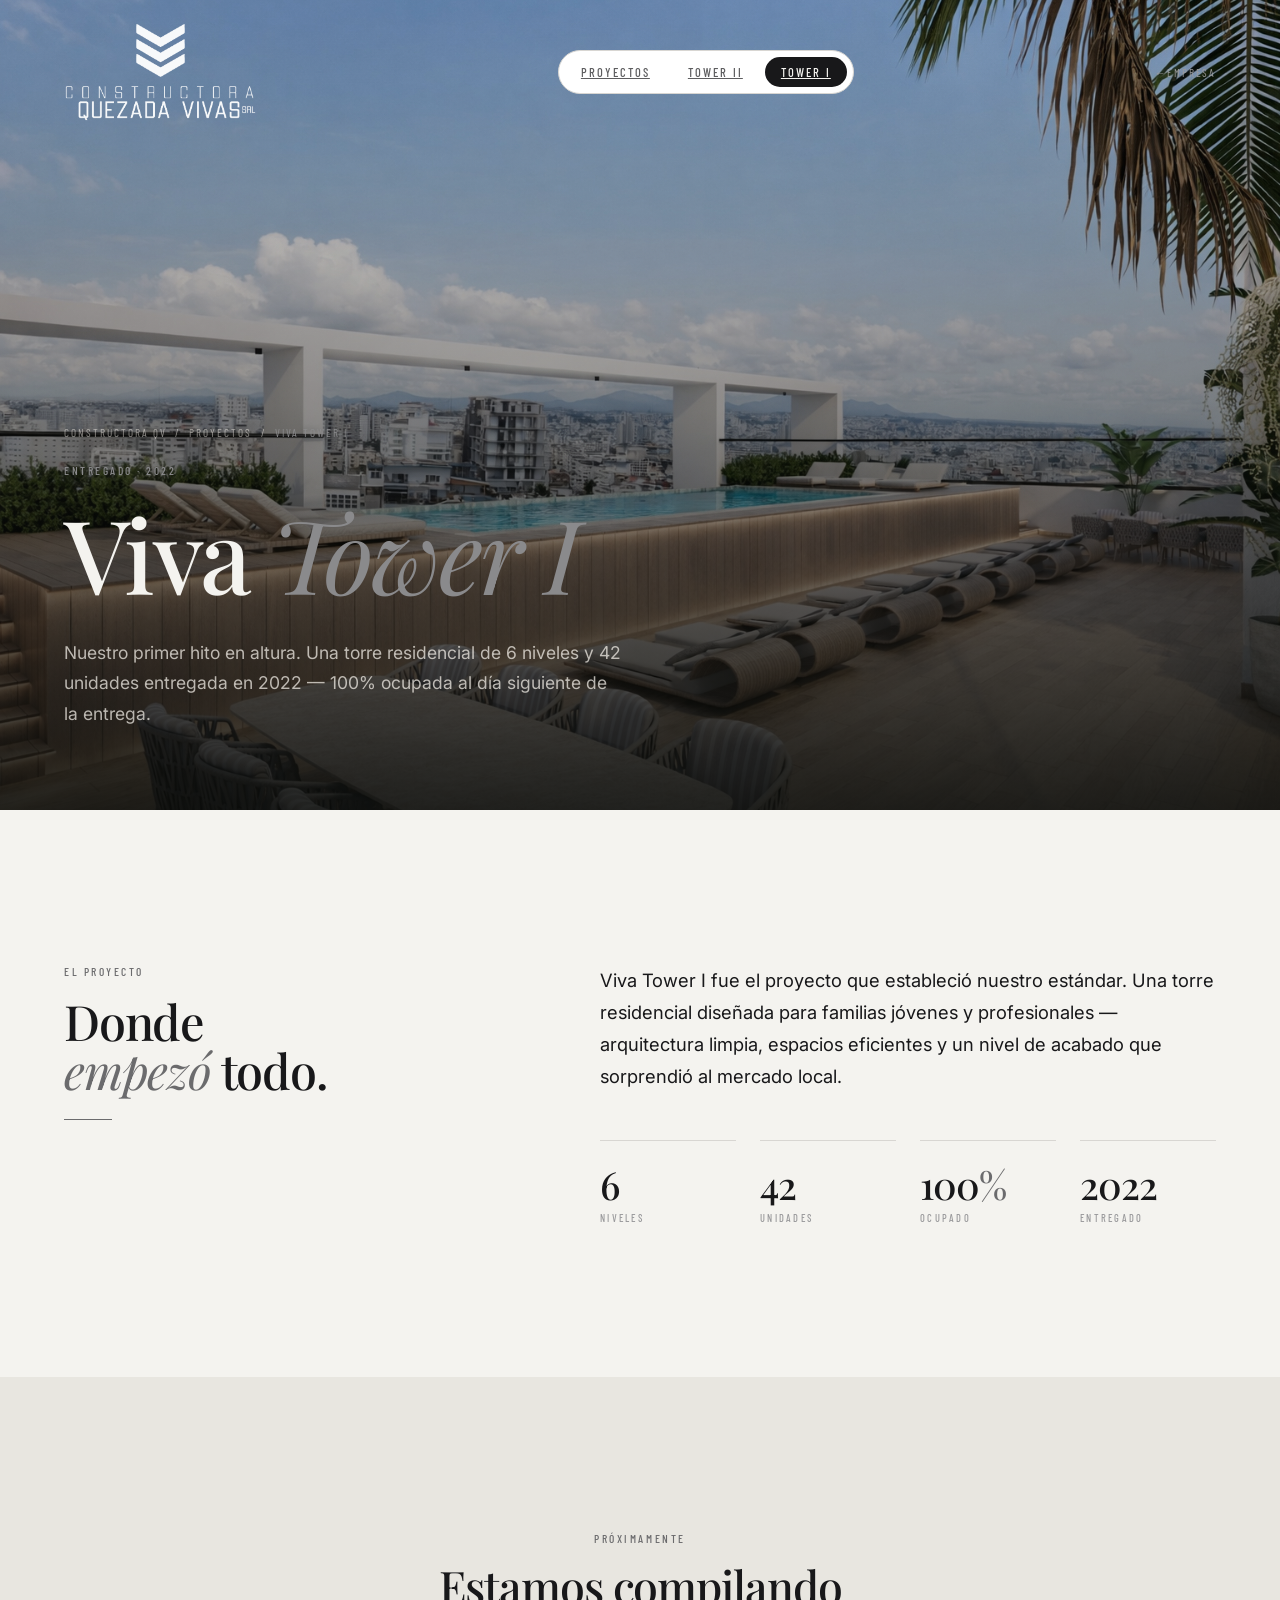
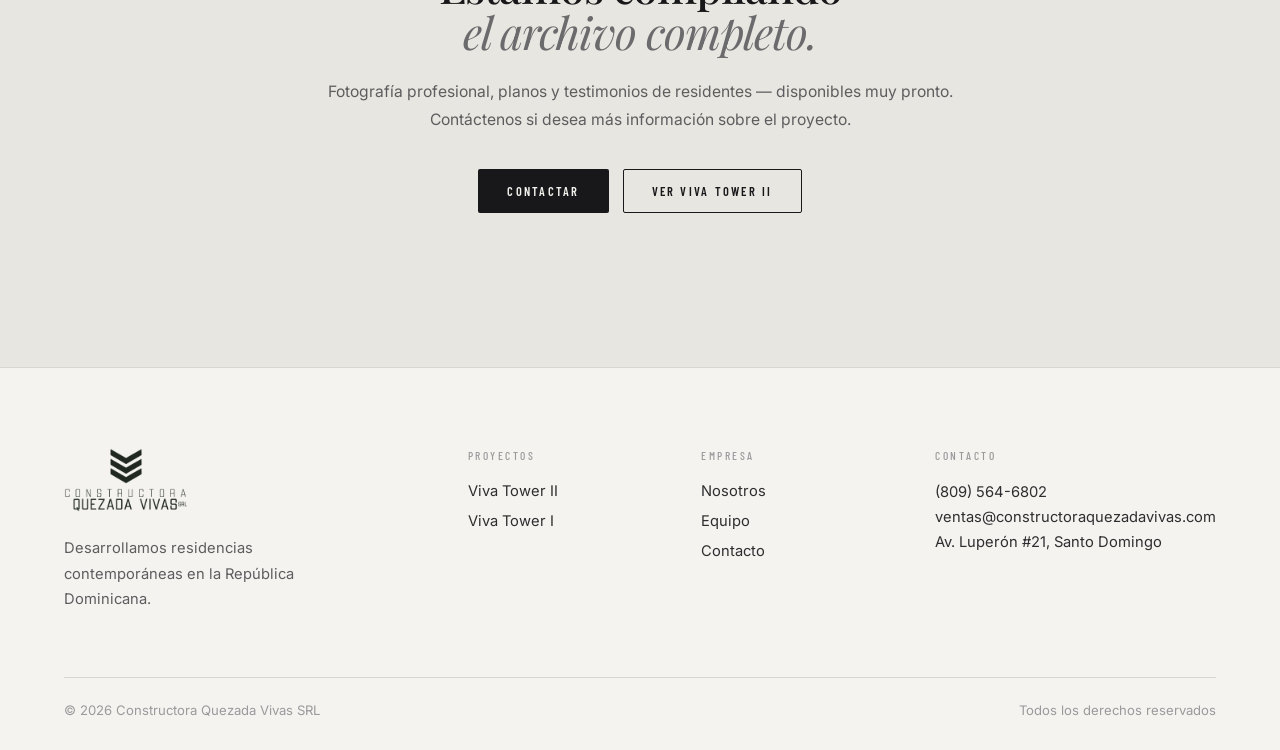
<file: VivasQuezada (1)/viva-tower-i.html>
<!DOCTYPE html>
<html lang="es" data-theme="light" data-palette="mono" data-hero="overlay" data-nav="pill" data-footer="editorial" data-teaser="editorial" data-anim="on">
<head>
  <meta charset="UTF-8">
  <meta name="viewport" content="width=device-width, initial-scale=1.0">
  <title>Viva Tower I — Constructora Quezada Vivas SRL</title>

  <link rel="icon" href="assets/favicon.ico" sizes="any">
  <link rel="icon" type="image/png" href="assets/favicon-32x32.png" sizes="32x32">
  <link rel="icon" type="image/png" href="assets/favicon-16x16.png" sizes="16x16">
  <link rel="apple-touch-icon" href="assets/apple-touch-icon.png">

  <link rel="preconnect" href="https://fonts.googleapis.com">
  <link rel="preconnect" href="https://fonts.gstatic.com" crossorigin>
  <link href="https://fonts.googleapis.com/css2?family=Playfair+Display:ital,wght@0,400;0,500;0,600;0,700;1,400;1,500&family=Inter:wght@300;400;500;600&family=Barlow+Condensed:wght@400;500;600;700&display=swap" rel="stylesheet">

  <link rel="stylesheet" href="assets/site.css">
</head>
<body>

<!-- ════════════════ NAV ════════════════ -->
<nav class="nav">
  <div class="nav-row nav-classic">
    <a href="index.html" class="logo-link" aria-label="Constructora Quezada Vivas">
      <img class="logo-img" src="assets/logo-quezada-vivas.png" alt="Constructora Quezada Vivas">
    </a>
    <div class="hidden md:flex items-center" style="gap:36px">
      <a class="nav-link" href="index.html#proyectos" data-i18n-es="Proyectos" data-i18n-en="Projects">Proyectos</a>
      <a class="nav-link" href="viva-tower-ii.html">Viva Tower II</a>
      <a class="nav-link active" href="#proyecto">Viva Tower I</a>
      <a class="nav-link" href="index.html#nosotros" data-i18n-es="Nosotros" data-i18n-en="About">Nosotros</a>
      <a class="btn btn-outline" href="index.html#contacto" style="padding:10px 22px" data-i18n-es="Contacto" data-i18n-en="Contact">Contacto</a>
    </div>
    <button class="md:hidden" data-mobile-toggle aria-label="Menú" style="background:transparent;border:0;color:var(--ink);padding:6px">
      <svg width="22" height="22" viewBox="0 0 24 24" fill="none" stroke="currentColor" stroke-width="1.4" stroke-linecap="round"><line x1="3" y1="6" x2="21" y2="6"/><line x1="3" y1="12" x2="21" y2="12"/><line x1="3" y1="18" x2="21" y2="18"/></svg>
    </button>
  </div>

  <div class="nav-row nav-pill" style="display:none">
    <a href="index.html" class="logo-link" aria-label="Constructora Quezada Vivas"><img class="logo-img" src="assets/logo-quezada-vivas.png" alt="Constructora Quezada Vivas"></a>
    <div class="hidden md:flex items-center" style="gap:6px;padding:6px;border:1px solid var(--line);border-radius:999px;background:var(--surface)">
      <a class="nav-link" href="index.html#proyectos" style="padding:8px 16px;border-radius:999px" data-i18n-es="Proyectos" data-i18n-en="Projects">Proyectos</a>
      <a class="nav-link" href="viva-tower-ii.html" style="padding:8px 16px;border-radius:999px">Tower II</a>
      <a class="nav-link active" href="#proyecto" style="padding:8px 16px;border-radius:999px;background:var(--ink);color:var(--on-dark)">Tower I</a>
    </div>
    <a href="index.html" class="hidden md:inline-flex" style="font-family:'Barlow Condensed';text-transform:uppercase;letter-spacing:.16em;font-size:.7rem;color:var(--ink-mute);text-decoration:none">← <span data-i18n-es="Empresa" data-i18n-en="Company">Empresa</span></a>
  </div>

  <div data-mobile-menu class="hidden md:hidden" style="margin-top:14px;padding:18px;border-top:1px solid var(--line);display:flex;flex-direction:column;gap:14px">
    <a class="nav-link" href="index.html#proyectos" data-i18n-es="Proyectos" data-i18n-en="Projects">Proyectos</a>
    <a class="nav-link" href="viva-tower-ii.html">Viva Tower II</a>
    <a class="nav-link" href="index.html#contacto" data-i18n-es="Contacto" data-i18n-en="Contact">Contacto</a>
  </div>
</nav>


<!-- ════════════════ HERO ════════════════ -->
<section id="proyecto" class="grain" style="position:relative;min-height:90vh;display:flex;align-items:flex-end;overflow:hidden">
  <img src="brand_assets/perspectivasvivasii/AREA SOCIAL 01.JPEG" alt="Viva Tower I" style="position:absolute;inset:0;width:100%;height:100%;object-fit:cover">
  <div style="position:absolute;inset:0;background:linear-gradient(to top,rgba(10,12,10,.88) 0%,rgba(10,12,10,.4) 50%,rgba(10,12,10,.1) 100%)"></div>

  <div style="position:relative;z-index:2;width:100%;padding:0 max(24px,5vw) 80px">
    <div class="container">
      <p style="font-family:'Barlow Condensed';text-transform:uppercase;letter-spacing:.18em;font-size:.7rem;color:rgba(245,241,234,.55);margin-bottom:24px">
        <a href="index.html" style="color:rgba(245,241,234,.55);text-decoration:none">Constructora QV</a>
        &nbsp;/&nbsp;
        <a href="index.html#proyectos" style="color:rgba(245,241,234,.55);text-decoration:none" data-i18n-es="Proyectos" data-i18n-en="Projects">Proyectos</a>
        &nbsp;/&nbsp;
        <span style="color:var(--bronze-lt)">Viva Tower I</span>
      </p>
      <p class="eyebrow reveal on" style="color:var(--bronze-lt);margin-bottom:24px" data-i18n-es="Entregado · 2022" data-i18n-en="Delivered · 2022">Entregado · 2022</p>
      <h1 class="display reveal on" style="font-size:clamp(3rem,8vw,7rem);color:var(--on-dark);margin-bottom:32px;max-width:1000px">
        Viva <em style="color:var(--bronze-lt)">Tower I</em>
      </h1>
      <p class="reveal on" style="color:rgba(245,241,234,.72);font-size:1.1rem;line-height:1.75;max-width:560px" data-i18n-es="Nuestro primer hito en altura. Una torre residencial de 6 niveles y 42 unidades entregada en 2022 — 100% ocupada al día siguiente de la entrega." data-i18n-en="Our first vertical milestone. A 6-floor, 42-unit residential tower delivered in 2022 — fully occupied the day after handover.">
        Nuestro primer hito en altura. Una torre residencial de 6 niveles y 42 unidades entregada en 2022 — 100% ocupada al día siguiente de la entrega.
      </p>
    </div>
  </div>
</section>


<!-- ════════════════ CONTENT — placeholder ════════════════ -->
<section class="section bg-paper">
  <div class="container" style="display:grid;grid-template-columns:1fr 1.4fr;gap:96px;align-items:start">
    <div class="reveal">
      <p class="eyebrow" data-i18n-es="El proyecto" data-i18n-en="The project">El proyecto</p>
      <h2 class="display bronze-rule" style="font-size:clamp(2rem,3.8vw,3.2rem);margin-top:18px">
        <span data-i18n-es="Donde" data-i18n-en="Where">Donde</span><br>
        <em data-i18n-es="empezó" data-i18n-en="it all">empezó</em>
        <span data-i18n-es="todo." data-i18n-en="began.">todo.</span>
      </h2>
    </div>
    <div class="reveal">
      <p style="font-size:1.15rem;line-height:1.75;color:var(--ink);margin-bottom:32px" data-i18n-es="Viva Tower I fue el proyecto que estableció nuestro estándar. Una torre residencial diseñada para familias jóvenes y profesionales — arquitectura limpia, espacios eficientes y un nivel de acabado que sorprendió al mercado local." data-i18n-en="Viva Tower I is the project that set our standard. A residential tower designed for young families and professionals — clean architecture, efficient spaces and a finish level that surprised the local market.">
        Viva Tower I fue el proyecto que estableció nuestro estándar. Una torre residencial diseñada para familias jóvenes y profesionales — arquitectura limpia, espacios eficientes y un nivel de acabado que sorprendió al mercado local.
      </p>

      <div style="margin-top:48px;display:grid;grid-template-columns:repeat(4,1fr);gap:24px">
        <div style="padding-top:24px;border-top:1px solid var(--line)">
          <p class="display" style="font-size:2.4rem;line-height:1">6</p>
          <p class="eyebrow" style="color:var(--ink-mute);margin-top:8px;font-size:.65rem" data-i18n-es="Niveles" data-i18n-en="Floors">Niveles</p>
        </div>
        <div style="padding-top:24px;border-top:1px solid var(--line)">
          <p class="display" style="font-size:2.4rem;line-height:1">42</p>
          <p class="eyebrow" style="color:var(--ink-mute);margin-top:8px;font-size:.65rem" data-i18n-es="Unidades" data-i18n-en="Units">Unidades</p>
        </div>
        <div style="padding-top:24px;border-top:1px solid var(--line)">
          <p class="display" style="font-size:2.4rem;line-height:1">100<span style="color:var(--bronze)">%</span></p>
          <p class="eyebrow" style="color:var(--ink-mute);margin-top:8px;font-size:.65rem" data-i18n-es="Ocupado" data-i18n-en="Occupied">Ocupado</p>
        </div>
        <div style="padding-top:24px;border-top:1px solid var(--line)">
          <p class="display" style="font-size:2.4rem;line-height:1">2022</p>
          <p class="eyebrow" style="color:var(--ink-mute);margin-top:8px;font-size:.65rem" data-i18n-es="Entregado" data-i18n-en="Delivered">Entregado</p>
        </div>
      </div>
    </div>
  </div>
</section>


<!-- Empty-state notice -->
<section class="section bg-paper-2" style="text-align:center">
  <div class="container" style="max-width:680px;margin:0 auto">
    <p class="eyebrow" style="color:var(--bronze)" data-i18n-es="Próximamente" data-i18n-en="Coming soon">Próximamente</p>
    <h3 class="display" style="font-size:clamp(1.8rem,3.5vw,2.8rem);margin-top:18px">
      <span data-i18n-es="Estamos compilando" data-i18n-en="We are compiling">Estamos compilando</span><br>
      <em data-i18n-es="el archivo completo." data-i18n-en="the full archive.">el archivo completo.</em>
    </h3>
    <p style="margin-top:24px;color:var(--ink-soft);font-size:.98rem;line-height:1.75" data-i18n-es="Fotografía profesional, planos y testimonios de residentes — disponibles muy pronto. Contáctenos si desea más información sobre el proyecto." data-i18n-en="Professional photography, floor plans and resident testimonials — coming soon. Contact us if you'd like more information about the project.">
      Fotografía profesional, planos y testimonios de residentes — disponibles muy pronto. Contáctenos si desea más información sobre el proyecto.
    </p>
    <div style="margin-top:36px;display:flex;justify-content:center;gap:14px;flex-wrap:wrap">
      <a class="btn btn-solid" href="index.html#contacto" data-i18n-es="Contactar" data-i18n-en="Contact us">Contactar</a>
      <a class="btn btn-outline" href="viva-tower-ii.html" data-i18n-es="Ver Viva Tower II" data-i18n-en="See Viva Tower II">Ver Viva Tower II</a>
    </div>
  </div>
</section>


<!-- ════════════════ FOOTER ════════════════ -->
<footer style="border-top:1px solid var(--line);background:var(--paper)">
  <div class="foot-editorial container" style="display:grid;grid-template-columns:2fr 1fr 1fr 1fr;gap:64px;padding:80px max(24px,5vw) 32px">
    <div>
      <img class="logo-img" src="assets/logo-quezada-vivas.png" alt="Constructora Quezada Vivas" style="height:64px;width:auto;margin-bottom:24px">
      <p style="color:var(--ink-soft);line-height:1.75;max-width:300px;font-size:.92rem" data-i18n-es="Desarrollamos residencias contemporáneas en la República Dominicana." data-i18n-en="We develop contemporary residences across the Dominican Republic.">
        Desarrollamos residencias contemporáneas en la República Dominicana.
      </p>
    </div>
    <div>
      <p class="eyebrow" style="color:var(--ink-mute);margin-bottom:18px" data-i18n-es="Proyectos" data-i18n-en="Projects">Proyectos</p>
      <ul style="display:flex;flex-direction:column;gap:10px;list-style:none;padding:0;margin:0">
        <li><a href="viva-tower-ii.html" style="color:var(--ink-2);text-decoration:none;font-size:.92rem">Viva Tower II</a></li>
        <li><a href="viva-tower-i.html" style="color:var(--ink-2);text-decoration:none;font-size:.92rem">Viva Tower I</a></li>
      </ul>
    </div>
    <div>
      <p class="eyebrow" style="color:var(--ink-mute);margin-bottom:18px" data-i18n-es="Empresa" data-i18n-en="Company">Empresa</p>
      <ul style="display:flex;flex-direction:column;gap:10px;list-style:none;padding:0;margin:0">
        <li><a href="index.html#nosotros" style="color:var(--ink-2);text-decoration:none;font-size:.92rem" data-i18n-es="Nosotros" data-i18n-en="About">Nosotros</a></li>
        <li><a href="index.html#equipo" style="color:var(--ink-2);text-decoration:none;font-size:.92rem" data-i18n-es="Equipo" data-i18n-en="Team">Equipo</a></li>
        <li><a href="index.html#contacto" style="color:var(--ink-2);text-decoration:none;font-size:.92rem" data-i18n-es="Contacto" data-i18n-en="Contact">Contacto</a></li>
      </ul>
    </div>
    <div>
      <p class="eyebrow" style="color:var(--ink-mute);margin-bottom:18px" data-i18n-es="Contacto" data-i18n-en="Contact">Contacto</p>
      <p style="color:var(--ink-2);font-size:.92rem;line-height:1.7">
        (809) 564-6802<br>
        ventas@constructoraquezadavivas.com<br>
        Av. Luperón #21, Santo Domingo
      </p>
    </div>
    <div style="grid-column:1/-1;border-top:1px solid var(--line);padding-top:24px;display:flex;justify-content:space-between;color:var(--ink-mute);font-size:.82rem;flex-wrap:wrap;gap:12px">
      <span>© 2026 Constructora Quezada Vivas SRL</span>
      <span data-i18n-es="Todos los derechos reservados" data-i18n-en="All rights reserved">Todos los derechos reservados</span>
    </div>
  </div>

  <div class="foot-minimal container" style="display:none;justify-content:space-between;align-items:center;padding:32px max(24px,5vw);flex-wrap:wrap;gap:16px">
    <img class="logo-img" src="assets/logo-quezada-vivas.png" alt="Constructora Quezada Vivas" style="height:44px;width:auto">
    <span style="color:var(--ink-mute);font-size:.78rem">© 2026 Constructora QV SRL</span>
  </div>

  <div class="foot-statement" style="display:none;padding:96px max(24px,5vw) 48px;text-align:center">
    <div class="container">
      <p class="eyebrow" style="margin-bottom:32px">Constructora Quezada Vivas SRL</p>
      <p class="display" style="font-size:clamp(2.5rem,7vw,6rem);max-width:1100px;margin:0 auto">
        <em data-i18n-es="Construimos" data-i18n-en="We build">Construimos</em> <span data-i18n-es="para que las familias vivan." data-i18n-en="so families can live.">para que las familias vivan.</span>
      </p>
    </div>
  </div>
</footer>

<script src="assets/site.js"></script>
</body>
</html>
</file>
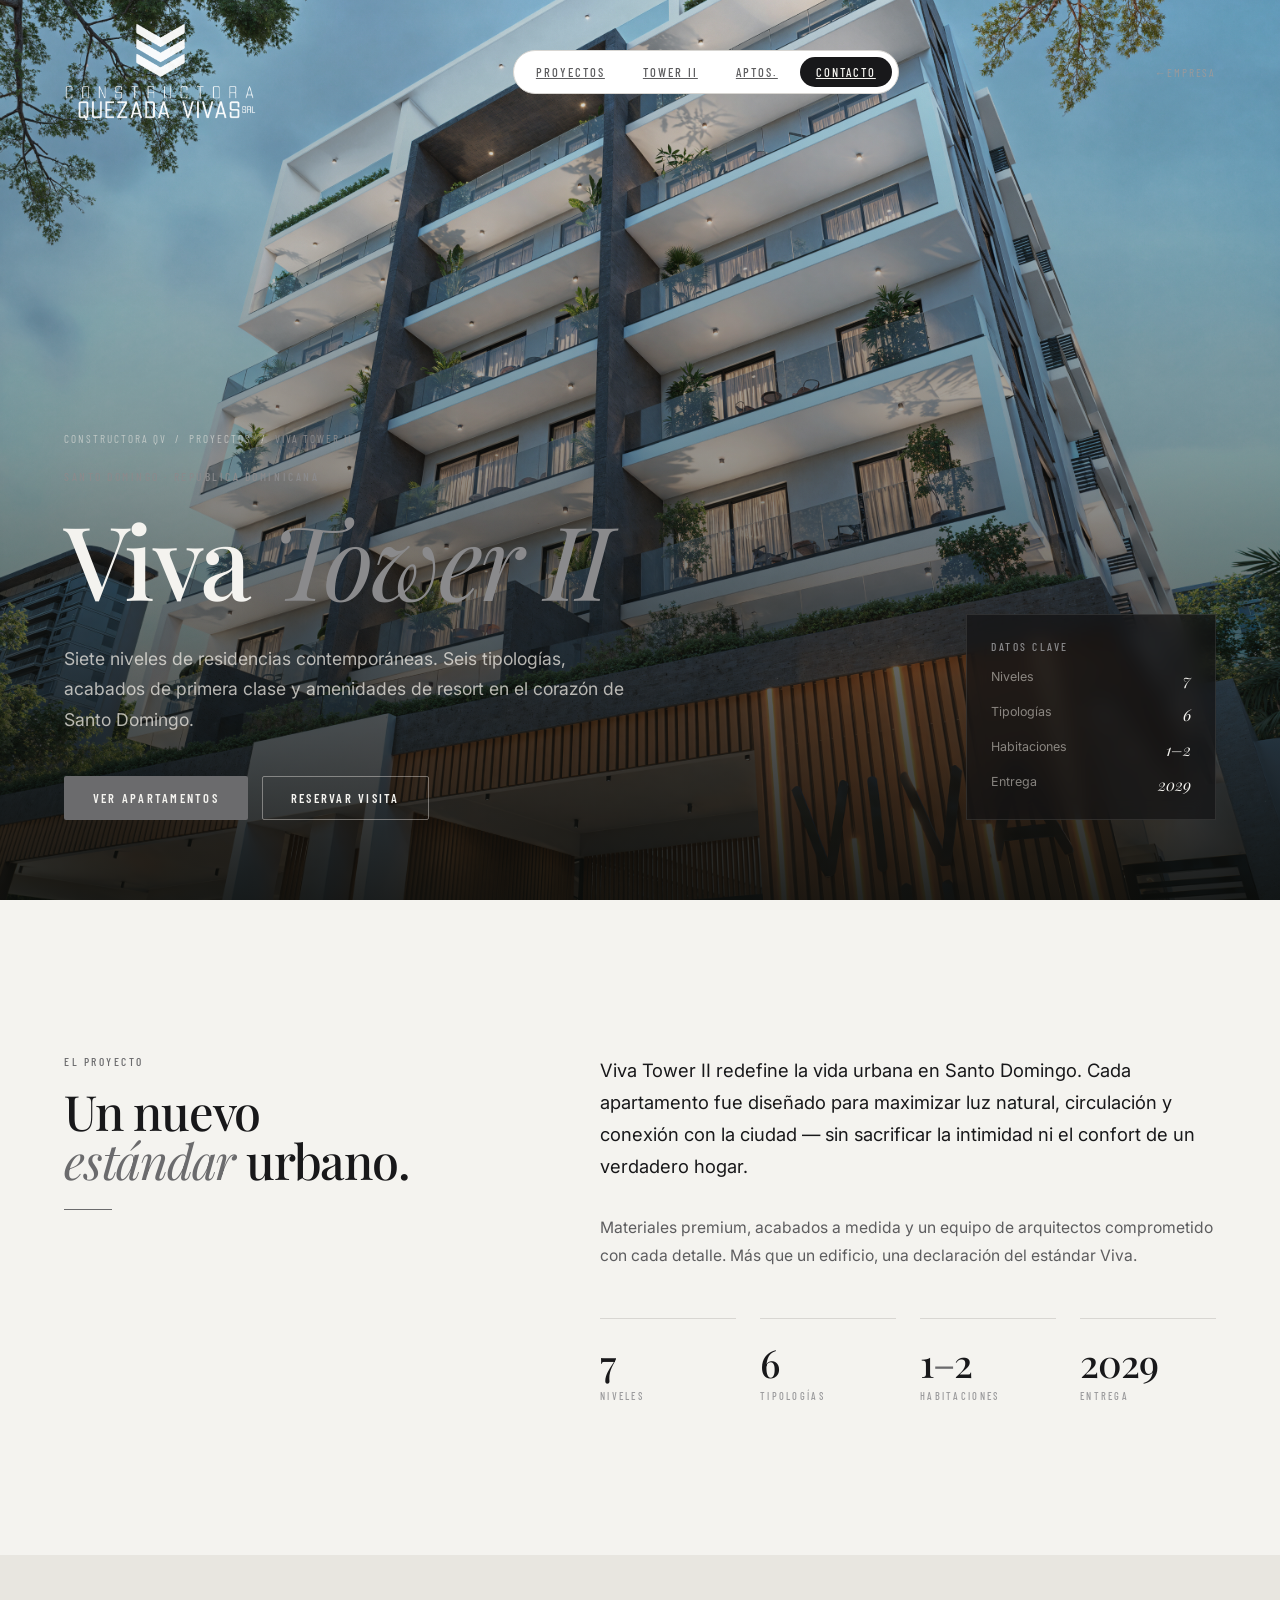
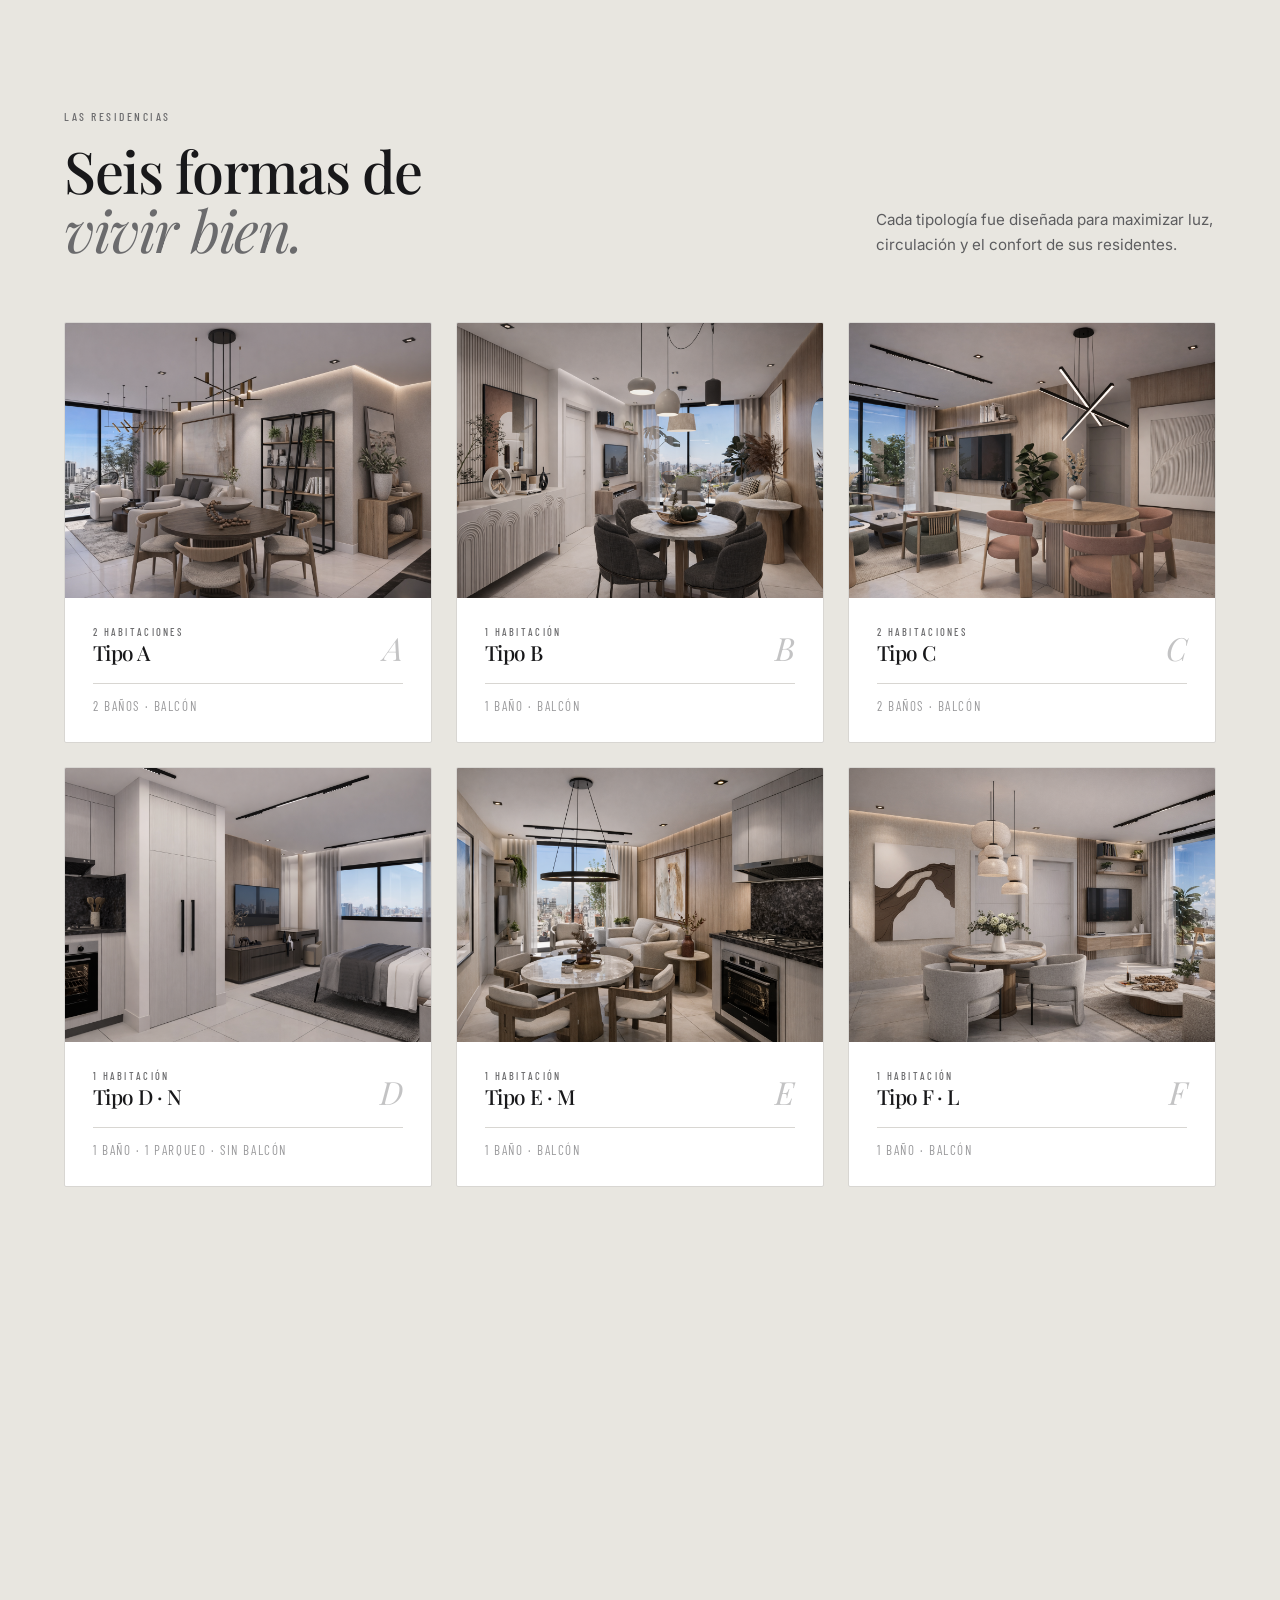
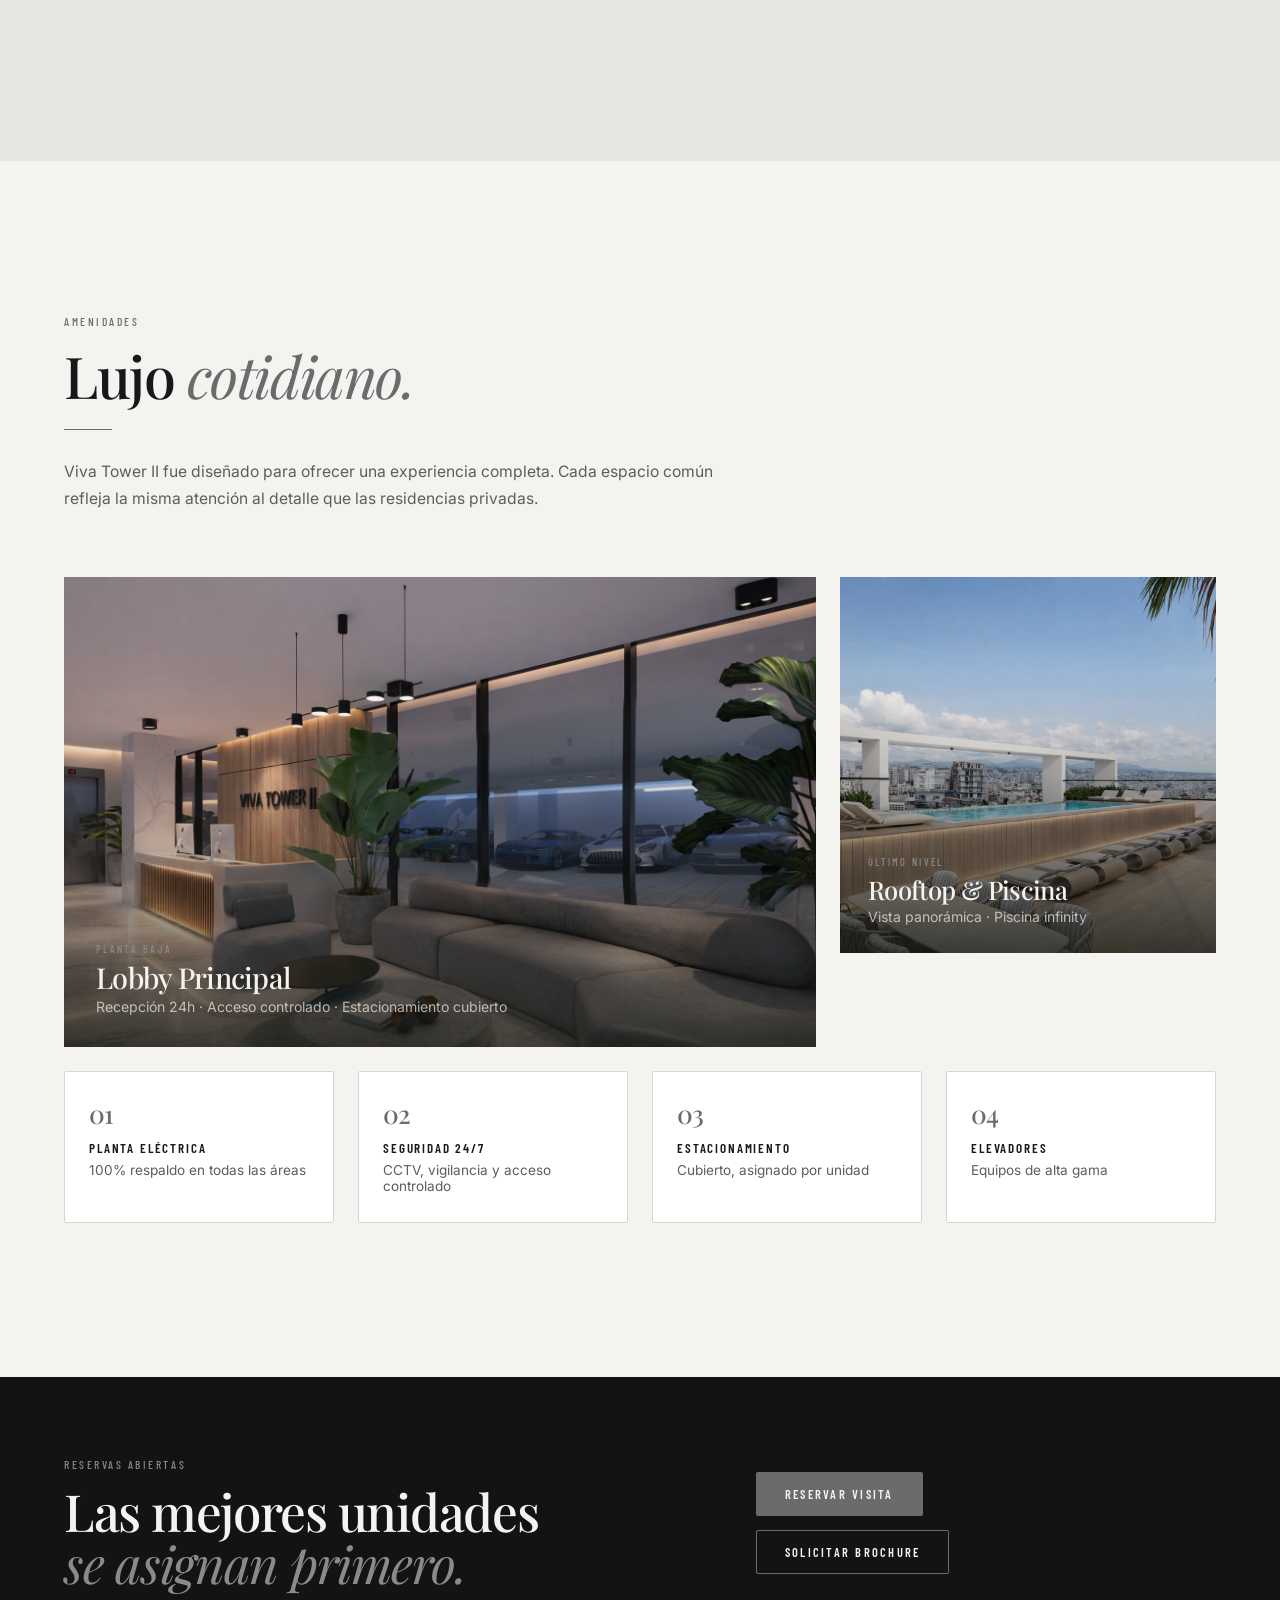
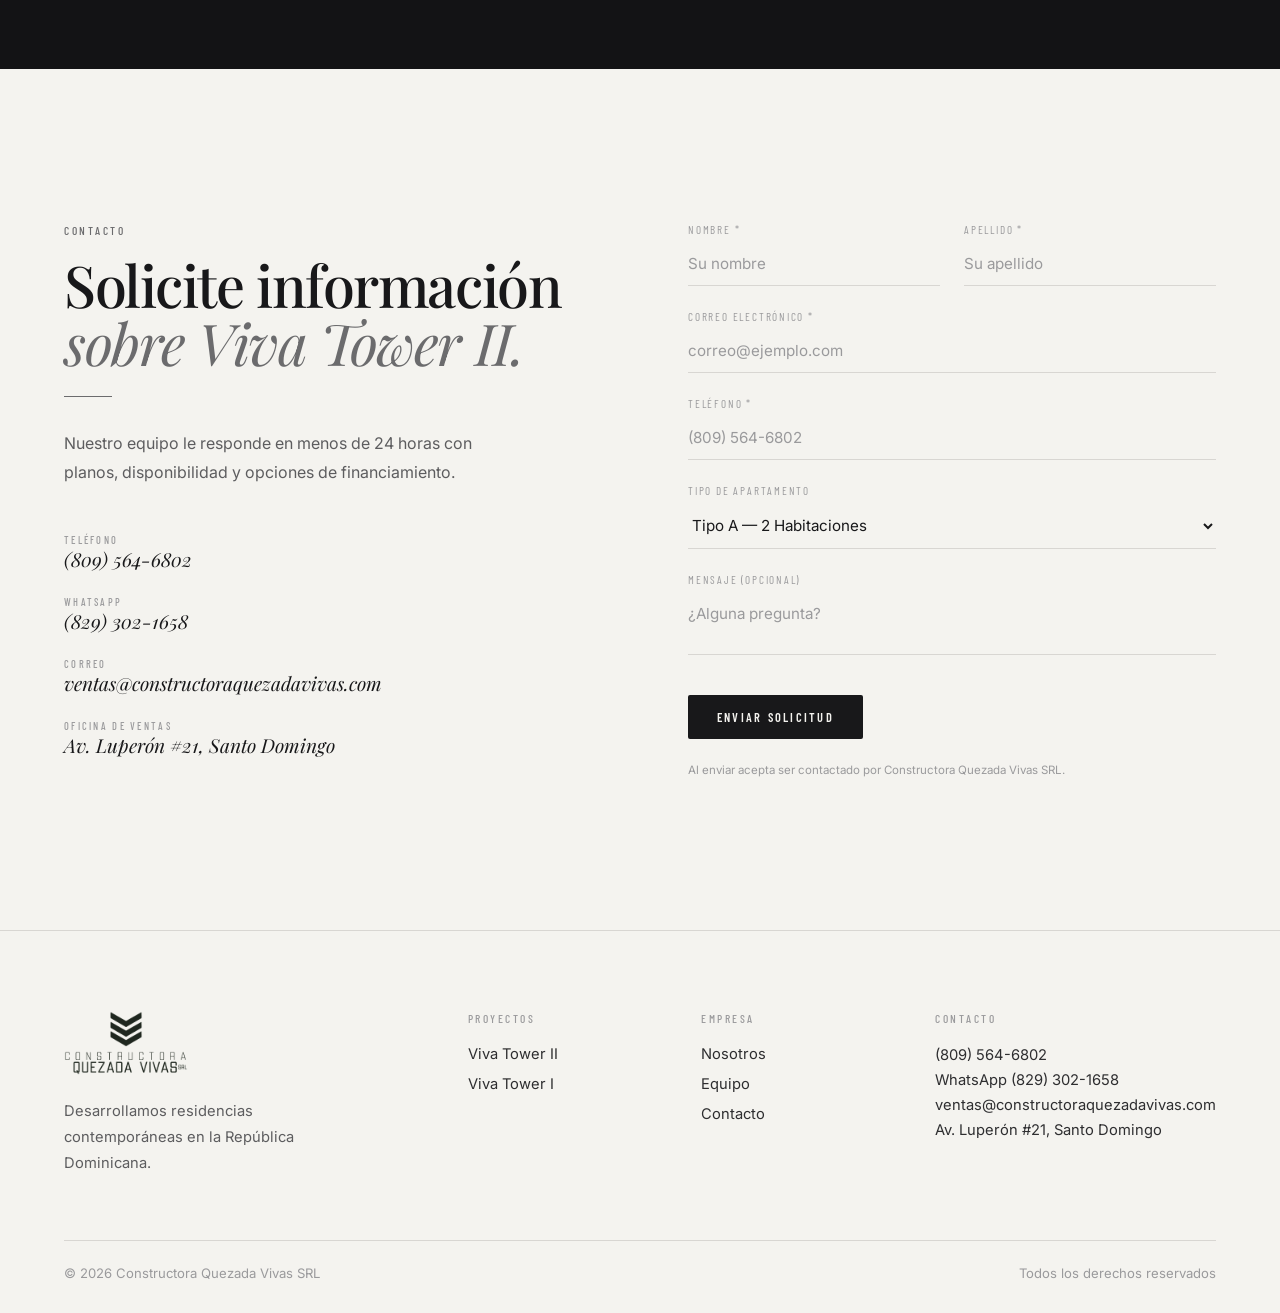
<file: VivasQuezada (1)/viva-tower-ii.html>
<!DOCTYPE html>
<html lang="es" data-theme="light" data-palette="mono" data-hero="overlay" data-nav="pill" data-footer="editorial" data-teaser="editorial" data-anim="on">
<head>
  <meta charset="UTF-8">
  <meta name="viewport" content="width=device-width, initial-scale=1.0">
  <title>Viva Tower II — Constructora Quezada Vivas SRL</title>
  <meta name="description" content="Viva Tower II — Residencias contemporáneas en Santo Domingo. 7 niveles, 6 tipologías, amenidades de resort. Entrega 2029.">

  <link rel="icon" href="assets/favicon.ico" sizes="any">
  <link rel="icon" type="image/png" href="assets/favicon-32x32.png" sizes="32x32">
  <link rel="icon" type="image/png" href="assets/favicon-16x16.png" sizes="16x16">
  <link rel="apple-touch-icon" href="assets/apple-touch-icon.png">

  <link rel="preconnect" href="https://fonts.googleapis.com">
  <link rel="preconnect" href="https://fonts.gstatic.com" crossorigin>
  <link href="https://fonts.googleapis.com/css2?family=Playfair+Display:ital,wght@0,400;0,500;0,600;0,700;1,400;1,500&family=Inter:wght@300;400;500;600&family=Barlow+Condensed:wght@400;500;600;700&display=swap" rel="stylesheet">

  <link rel="stylesheet" href="assets/site.css">

  <style>
    .apt-card { background:var(--surface); border:1px solid var(--line); border-radius:2px; overflow:hidden; transition: transform .4s ease, border-color .4s ease, box-shadow .4s ease; cursor: pointer; }
    .apt-card:hover { transform: translateY(-4px); border-color: var(--bronze); box-shadow: 0 24px 48px -16px rgba(44,58,46,.18); }
    .apt-card .img-wrap { aspect-ratio: 4/3; }
    .apt-card.featured { background: var(--ink); color: var(--on-dark); border-color: var(--ink); }
    .apt-card.featured .meta { color: rgba(245,241,234,.55) !important; border-color: rgba(245,241,234,.12) !important; }
    .apt-card.featured h3 { color: var(--on-dark) !important; }
    .apt-card.featured .eye { color: var(--bronze-lt) !important; }
    .apt-card.featured .badge { background: var(--bronze); color: var(--on-dark); }

    .am-card { background:var(--surface); border:1px solid var(--line); padding: 28px 24px; border-radius: 2px; transition: all .3s ease; }
    .am-card:hover { border-color: var(--bronze); transform: translateY(-2px); }

    .breadcrumb { font-family:'Barlow Condensed';text-transform:uppercase;letter-spacing:.18em;font-size:.7rem;color:var(--ink-mute); }
    .breadcrumb a { color:var(--ink-mute); text-decoration:none; }
    .breadcrumb a:hover { color: var(--bronze); }
  </style>
</head>
<body>

<!-- ════════════════ NAV ════════════════ -->
<nav class="nav">
  <div class="nav-row nav-classic">
    <a href="index.html" class="logo-link" aria-label="Constructora Quezada Vivas">
      <img class="logo-img" src="assets/logo-quezada-vivas.png" alt="Constructora Quezada Vivas">
    </a>
    <div class="hidden md:flex items-center" style="gap:36px">
      <a class="nav-link" href="index.html#proyectos" data-i18n-es="Proyectos" data-i18n-en="Projects">Proyectos</a>
      <a class="nav-link active" href="#proyecto" data-i18n-es="Viva Tower II" data-i18n-en="Viva Tower II">Viva Tower II</a>
      <a class="nav-link" href="#apartamentos" data-i18n-es="Apartamentos" data-i18n-en="Residences">Apartamentos</a>
      <a class="nav-link" href="#amenidades" data-i18n-es="Amenidades" data-i18n-en="Amenities">Amenidades</a>
      <a class="btn btn-outline" href="#contacto" style="padding:10px 22px" data-i18n-es="Reservar visita" data-i18n-en="Book a visit">Reservar visita</a>
    </div>
    <button class="md:hidden" data-mobile-toggle aria-label="Menú" style="background:transparent;border:0;color:var(--ink);padding:6px">
      <svg width="22" height="22" viewBox="0 0 24 24" fill="none" stroke="currentColor" stroke-width="1.4" stroke-linecap="round"><line x1="3" y1="6" x2="21" y2="6"/><line x1="3" y1="12" x2="21" y2="12"/><line x1="3" y1="18" x2="21" y2="18"/></svg>
    </button>
  </div>

  <div class="nav-row nav-pill" style="display:none">
    <a href="index.html" class="logo-link" aria-label="Constructora Quezada Vivas">
      <img class="logo-img" src="assets/logo-quezada-vivas.png" alt="Constructora Quezada Vivas">
    </a>
    <div class="hidden md:flex items-center" style="gap:6px;padding:6px;border:1px solid var(--line);border-radius:999px;background:var(--surface)">
      <a class="nav-link" href="index.html#proyectos" style="padding:8px 16px;border-radius:999px" data-i18n-es="Proyectos" data-i18n-en="Projects">Proyectos</a>
      <a class="nav-link active" href="#proyecto" style="padding:8px 16px;border-radius:999px" data-i18n-es="Tower II" data-i18n-en="Tower II">Tower II</a>
      <a class="nav-link" href="#apartamentos" style="padding:8px 16px;border-radius:999px" data-i18n-es="Aptos." data-i18n-en="Units">Aptos.</a>
      <a class="nav-link" href="#contacto" style="padding:8px 16px;border-radius:999px;background:var(--ink);color:var(--on-dark)" data-i18n-es="Contacto" data-i18n-en="Contact">Contacto</a>
    </div>
    <a href="index.html" class="hidden md:inline-flex" style="font-family:'Barlow Condensed';text-transform:uppercase;letter-spacing:.16em;font-size:.7rem;color:var(--ink-mute);text-decoration:none">← <span data-i18n-es="Empresa" data-i18n-en="Company">Empresa</span></a>
  </div>

  <div data-mobile-menu class="hidden md:hidden" style="margin-top:14px;padding:18px;border-top:1px solid var(--line);display:flex;flex-direction:column;gap:14px">
    <a class="nav-link" href="index.html#proyectos" data-i18n-es="Proyectos" data-i18n-en="Projects">Proyectos</a>
    <a class="nav-link" href="#proyecto" data-i18n-es="Viva Tower II" data-i18n-en="Viva Tower II">Viva Tower II</a>
    <a class="nav-link" href="#apartamentos" data-i18n-es="Apartamentos" data-i18n-en="Residences">Apartamentos</a>
    <a class="nav-link" href="#amenidades" data-i18n-es="Amenidades" data-i18n-en="Amenities">Amenidades</a>
    <a class="nav-link" href="#contacto" data-i18n-es="Contacto" data-i18n-en="Contact">Contacto</a>
  </div>
</nav>


<!-- ════════════════ HERO ════════════════ -->
<section id="proyecto" class="grain" style="position:relative;min-height:100vh;display:flex;align-items:flex-end;overflow:hidden">
  <img src="brand_assets/perspectivasvivasii/VISTA 2 -V3 - REDES SOCIALES.JPEG" alt="Viva Tower II" style="position:absolute;inset:0;width:100%;height:100%;object-fit:cover">
  <div style="position:absolute;inset:0;background:linear-gradient(to top,rgba(10,12,10,.9) 0%,rgba(10,12,10,.4) 50%,rgba(10,12,10,.1) 100%)"></div>

  <div style="position:relative;z-index:2;width:100%;padding:0 max(24px,5vw) 80px">
    <div class="container">
      <p class="breadcrumb reveal on" style="color:rgba(245,241,234,.55);margin-bottom:24px">
        <a href="index.html" style="color:rgba(245,241,234,.55)" data-i18n-es="Constructora QV" data-i18n-en="Constructora QV">Constructora QV</a>
        &nbsp;/&nbsp;
        <a href="index.html#proyectos" style="color:rgba(245,241,234,.55)" data-i18n-es="Proyectos" data-i18n-en="Projects">Proyectos</a>
        &nbsp;/&nbsp;
        <span style="color:var(--bronze-lt)">Viva Tower II</span>
      </p>
      <p class="eyebrow reveal on" style="color:var(--bronze-lt);margin-bottom:24px"><span data-i18n-es="Santo Domingo · República Dominicana" data-i18n-en="Santo Domingo · Dominican Republic">Santo Domingo · República Dominicana</span></p>
      <h1 class="display reveal on" style="font-size:clamp(3rem,8vw,7rem);color:var(--on-dark);margin-bottom:32px;max-width:1000px">
        Viva <em style="color:var(--bronze-lt)">Tower II</em>
      </h1>
      <p class="reveal on" style="color:rgba(245,241,234,.72);font-size:1.1rem;line-height:1.75;max-width:560px;margin-bottom:40px" data-i18n-es="Siete niveles de residencias contemporáneas. Seis tipologías, acabados de primera clase y amenidades de resort en el corazón de Santo Domingo." data-i18n-en="Seven floors of contemporary residences. Six unit types, first-class finishes and resort-grade amenities at the heart of Santo Domingo.">
        Siete niveles de residencias contemporáneas. Seis tipologías, acabados de primera clase y amenidades de resort en el corazón de Santo Domingo.
      </p>
      <div class="reveal on" style="display:flex;gap:14px;flex-wrap:wrap">
        <a class="btn btn-bronze" href="#apartamentos" data-i18n-es="Ver apartamentos" data-i18n-en="See residences">Ver apartamentos</a>
        <a class="btn btn-outline-light" href="#contacto" data-i18n-es="Reservar visita" data-i18n-en="Book a visit">Reservar visita</a>
      </div>
    </div>
  </div>

  <!-- Vertical key info -->
  <div style="position:absolute;right:max(24px,5vw);bottom:80px;z-index:2;display:none" class="md:block">
    <div style="padding:24px;background:color-mix(in oklab,var(--dark) 70%,transparent);backdrop-filter:blur(10px);border:1px solid rgba(245,241,234,.1)">
      <p class="eyebrow" style="color:var(--bronze-lt);margin-bottom:16px" data-i18n-es="Datos clave" data-i18n-en="Key facts">Datos clave</p>
      <div style="display:flex;flex-direction:column;gap:14px;min-width:200px">
        <div style="display:flex;justify-content:space-between"><span style="color:rgba(245,241,234,.5);font-size:.78rem" data-i18n-es="Niveles" data-i18n-en="Floors">Niveles</span><span style="color:var(--on-dark);font-family:'Playfair Display';font-style:italic">7</span></div>
        <div style="display:flex;justify-content:space-between"><span style="color:rgba(245,241,234,.5);font-size:.78rem" data-i18n-es="Tipologías" data-i18n-en="Unit types">Tipologías</span><span style="color:var(--on-dark);font-family:'Playfair Display';font-style:italic">6</span></div>
        <div style="display:flex;justify-content:space-between"><span style="color:rgba(245,241,234,.5);font-size:.78rem" data-i18n-es="Habitaciones" data-i18n-en="Bedrooms">Habitaciones</span><span style="color:var(--on-dark);font-family:'Playfair Display';font-style:italic">1–2</span></div>
        <div style="display:flex;justify-content:space-between"><span style="color:rgba(245,241,234,.5);font-size:.78rem" data-i18n-es="Entrega" data-i18n-en="Delivery">Entrega</span><span style="color:var(--on-dark);font-family:'Playfair Display';font-style:italic">2029</span></div>
      </div>
    </div>
  </div>
</section>


<!-- ════════════════ INTRO ════════════════ -->
<section class="section bg-paper">
  <div class="container" style="display:grid;grid-template-columns:1fr 1.4fr;gap:96px;align-items:start">
    <div class="reveal">
      <p class="eyebrow" data-i18n-es="El proyecto" data-i18n-en="The project">El proyecto</p>
      <h2 class="display bronze-rule" style="font-size:clamp(2rem,3.8vw,3.2rem);margin-top:18px">
        <span data-i18n-es="Un nuevo" data-i18n-en="A new">Un nuevo</span><br>
        <em data-i18n-es="estándar" data-i18n-en="standard">estándar</em>
        <span data-i18n-es="urbano." data-i18n-en="for urban living.">urbano.</span>
      </h2>
    </div>
    <div class="reveal">
      <p style="font-size:1.15rem;line-height:1.75;color:var(--ink);margin-bottom:32px" data-i18n-es="Viva Tower II redefine la vida urbana en Santo Domingo. Cada apartamento fue diseñado para maximizar luz natural, circulación y conexión con la ciudad — sin sacrificar la intimidad ni el confort de un verdadero hogar." data-i18n-en="Viva Tower II redefines urban living in Santo Domingo. Each residence was designed to maximise natural light, circulation and connection to the city — without sacrificing the intimacy and comfort of a true home.">
        Viva Tower II redefine la vida urbana en Santo Domingo. Cada apartamento fue diseñado para maximizar luz natural, circulación y conexión con la ciudad — sin sacrificar la intimidad ni el confort de un verdadero hogar.
      </p>
      <p style="color:var(--ink-soft);line-height:1.78;font-size:.98rem" data-i18n-es="Materiales premium, acabados a medida y un equipo de arquitectos comprometido con cada detalle. Más que un edificio, una declaración del estándar Viva." data-i18n-en="Premium materials, custom finishes and a team of architects committed to every detail. More than a building — a statement of the Viva standard.">
        Materiales premium, acabados a medida y un equipo de arquitectos comprometido con cada detalle. Más que un edificio, una declaración del estándar Viva.
      </p>

      <div style="margin-top:48px;display:grid;grid-template-columns:repeat(4,1fr);gap:24px">
        <div style="padding-top:24px;border-top:1px solid var(--line)">
          <p class="display" style="font-size:2.4rem;line-height:1">7</p>
          <p class="eyebrow" style="color:var(--ink-mute);margin-top:8px;font-size:.65rem" data-i18n-es="Niveles" data-i18n-en="Floors">Niveles</p>
        </div>
        <div style="padding-top:24px;border-top:1px solid var(--line)">
          <p class="display" style="font-size:2.4rem;line-height:1">6</p>
          <p class="eyebrow" style="color:var(--ink-mute);margin-top:8px;font-size:.65rem" data-i18n-es="Tipologías" data-i18n-en="Types">Tipologías</p>
        </div>
        <div style="padding-top:24px;border-top:1px solid var(--line)">
          <p class="display" style="font-size:2.4rem;line-height:1">1<span style="color:var(--bronze)">–</span>2</p>
          <p class="eyebrow" style="color:var(--ink-mute);margin-top:8px;font-size:.65rem" data-i18n-es="Habitaciones" data-i18n-en="Bedrooms">Habitaciones</p>
        </div>
        <div style="padding-top:24px;border-top:1px solid var(--line)">
          <p class="display" style="font-size:2.4rem;line-height:1">2029</p>
          <p class="eyebrow" style="color:var(--ink-mute);margin-top:8px;font-size:.65rem" data-i18n-es="Entrega" data-i18n-en="Delivery">Entrega</p>
        </div>
      </div>
    </div>
  </div>
</section>


<!-- ════════════════ APARTMENTS ════════════════ -->
<section id="apartamentos" class="section bg-paper-2">
  <div class="container">
    <header class="reveal" style="display:flex;justify-content:space-between;align-items:flex-end;gap:32px;flex-wrap:wrap;margin-bottom:64px">
      <div style="max-width:560px">
        <p class="eyebrow" data-i18n-es="Las residencias" data-i18n-en="The residences">Las residencias</p>
        <h2 class="display" style="font-size:clamp(2.2rem,4.5vw,3.8rem);margin-top:18px">
          <span data-i18n-es="Seis formas de" data-i18n-en="Six ways to">Seis formas de</span><br>
          <em data-i18n-es="vivir bien." data-i18n-en="live well.">vivir bien.</em>
        </h2>
      </div>
      <p style="max-width:340px;color:var(--ink-soft);line-height:1.7;font-size:.95rem" data-i18n-es="Cada tipología fue diseñada para maximizar luz, circulación y el confort de sus residentes." data-i18n-en="Every floor plan was designed to maximise light, flow and resident comfort.">
        Cada tipología fue diseñada para maximizar luz, circulación y el confort de sus residentes.
      </p>
    </header>

    <div class="stagger" style="display:grid;grid-template-columns:repeat(auto-fit,minmax(280px,1fr));gap:24px">

      <article class="apt-card reveal" tabindex="0">
        <div class="img-wrap"><img src="brand_assets/perspectivasvivasii/APTO A 01.PNG" alt="Apartamento Tipo A"></div>
        <div style="padding:28px">
          <div style="display:flex;justify-content:space-between;align-items:flex-start;margin-bottom:14px">
            <div>
              <p class="eye eyebrow" style="font-size:.65rem;color:var(--bronze)" data-i18n-es="2 Habitaciones" data-i18n-en="2 Bedrooms">2 Habitaciones</p>
              <h3 class="display" style="font-size:1.3rem;margin-top:4px">Tipo A</h3>
            </div>
            <span style="font-family:'Playfair Display';font-style:italic;font-size:2rem;color:var(--bronze);opacity:.4">A</span>
          </div>
          <p class="meta" style="font-size:.82rem;color:var(--ink-mute);padding-top:14px;border-top:1px solid var(--line);font-family:'Barlow Condensed';text-transform:uppercase;letter-spacing:.12em" data-i18n-es="2 Baños · Balcón" data-i18n-en="2 Baths · Balcony">2 Baños · Balcón</p>
        </div>
      </article>

      <article class="apt-card reveal" tabindex="0">
        <div class="img-wrap"><img src="brand_assets/perspectivasvivasii/APTO B 01.PNG" alt="Apartamento Tipo B"></div>
        <div style="padding:28px">
          <div style="display:flex;justify-content:space-between;align-items:flex-start;margin-bottom:14px">
            <div>
              <p class="eye eyebrow" style="font-size:.65rem;color:var(--bronze)" data-i18n-es="1 Habitación" data-i18n-en="1 Bedroom">1 Habitación</p>
              <h3 class="display" style="font-size:1.3rem;margin-top:4px">Tipo B</h3>
            </div>
            <span style="font-family:'Playfair Display';font-style:italic;font-size:2rem;color:var(--bronze);opacity:.4">B</span>
          </div>
          <p class="meta" style="font-size:.82rem;color:var(--ink-mute);padding-top:14px;border-top:1px solid var(--line);font-family:'Barlow Condensed';text-transform:uppercase;letter-spacing:.12em" data-i18n-es="1 Baño · Balcón" data-i18n-en="1 Bath · Balcony">1 Baño · Balcón</p>
        </div>
      </article>

      <article class="apt-card reveal" tabindex="0">
        <div class="img-wrap"><img src="brand_assets/perspectivasvivasii/APTO C 01.PNG" alt="Apartamento Tipo C"></div>
        <div style="padding:28px">
          <div style="display:flex;justify-content:space-between;align-items:flex-start;margin-bottom:14px">
            <div>
              <p class="eye eyebrow" style="font-size:.65rem;color:var(--bronze)" data-i18n-es="2 Habitaciones" data-i18n-en="2 Bedrooms">2 Habitaciones</p>
              <h3 class="display" style="font-size:1.3rem;margin-top:4px">Tipo C</h3>
            </div>
            <span style="font-family:'Playfair Display';font-style:italic;font-size:2rem;color:var(--bronze);opacity:.4">C</span>
          </div>
          <p class="meta" style="font-size:.82rem;color:var(--ink-mute);padding-top:14px;border-top:1px solid var(--line);font-family:'Barlow Condensed';text-transform:uppercase;letter-spacing:.12em" data-i18n-es="2 Baños · Balcón" data-i18n-en="2 Baths · Balcony">2 Baños · Balcón</p>
        </div>
      </article>

      <article class="apt-card reveal" tabindex="0">
        <div class="img-wrap"><img src="brand_assets/perspectivasvivasii/APTO D 01.PNG" alt="Apartamento Tipo D / N"></div>
        <div style="padding:28px">
          <div style="display:flex;justify-content:space-between;align-items:flex-start;margin-bottom:14px">
            <div>
              <p class="eye eyebrow" style="font-size:.65rem;color:var(--bronze)" data-i18n-es="1 Habitación" data-i18n-en="1 Bedroom">1 Habitación</p>
              <h3 class="display" style="font-size:1.3rem;margin-top:4px">Tipo D · N</h3>
            </div>
            <span style="font-family:'Playfair Display';font-style:italic;font-size:2rem;color:var(--bronze);opacity:.4">D</span>
          </div>
          <p class="meta" style="font-size:.82rem;color:var(--ink-mute);padding-top:14px;border-top:1px solid var(--line);font-family:'Barlow Condensed';text-transform:uppercase;letter-spacing:.12em" data-i18n-es="1 Baño · 1 Parqueo · Sin balcón" data-i18n-en="1 Bath · 1 Parking · No balcony">1 Baño · 1 Parqueo · Sin balcón</p>
        </div>
      </article>

      <article class="apt-card reveal" tabindex="0">
        <div class="img-wrap"><img src="brand_assets/perspectivasvivasii/APTO E 01.PNG" alt="Apartamento Tipo E / M"></div>
        <div style="padding:28px">
          <div style="display:flex;justify-content:space-between;align-items:flex-start;margin-bottom:14px">
            <div>
              <p class="eye eyebrow" style="font-size:.65rem;color:var(--bronze)" data-i18n-es="1 Habitación" data-i18n-en="1 Bedroom">1 Habitación</p>
              <h3 class="display" style="font-size:1.3rem;margin-top:4px">Tipo E · M</h3>
            </div>
            <span style="font-family:'Playfair Display';font-style:italic;font-size:2rem;color:var(--bronze);opacity:.4">E</span>
          </div>
          <p class="meta" style="font-size:.82rem;color:var(--ink-mute);padding-top:14px;border-top:1px solid var(--line);font-family:'Barlow Condensed';text-transform:uppercase;letter-spacing:.12em" data-i18n-es="1 Baño · Balcón" data-i18n-en="1 Bath · Balcony">1 Baño · Balcón</p>
        </div>
      </article>

      <article class="apt-card reveal" tabindex="0">
        <div class="img-wrap"><img src="brand_assets/perspectivasvivasii/APTO F 01.PNG" alt="Apartamento Tipo F / L"></div>
        <div style="padding:28px">
          <div style="display:flex;justify-content:space-between;align-items:flex-start;margin-bottom:14px">
            <div>
              <p class="eye eyebrow" style="font-size:.65rem;color:var(--bronze)" data-i18n-es="1 Habitación" data-i18n-en="1 Bedroom">1 Habitación</p>
              <h3 class="display" style="font-size:1.3rem;margin-top:4px">Tipo F · L</h3>
            </div>
            <span style="font-family:'Playfair Display';font-style:italic;font-size:2rem;color:var(--bronze);opacity:.4">F</span>
          </div>
          <p class="meta" style="font-size:.82rem;color:var(--ink-mute);padding-top:14px;border-top:1px solid var(--line);font-family:'Barlow Condensed';text-transform:uppercase;letter-spacing:.12em" data-i18n-es="1 Baño · Balcón" data-i18n-en="1 Bath · Balcony">1 Baño · Balcón</p>
        </div>
      </article>

      <!-- Tipos G–K: download-gated -->
      <article class="apt-card featured reveal" tabindex="0" style="display:flex;flex-direction:column;justify-content:center">
        <div style="padding:40px 28px">
          <p class="eye eyebrow" style="font-size:.65rem;color:var(--bronze-lt)" data-i18n-es="Más tipologías" data-i18n-en="More layouts">Más tipologías</p>
          <h3 class="display" style="font-size:1.5rem;margin-top:10px;color:var(--on-dark)">Tipos G · H · I · J · K</h3>
          <p style="margin-top:16px;font-size:.9rem;line-height:1.65;color:rgba(245,241,234,.6)" data-i18n-es="Cinco tipologías adicionales. Descargue la presentación completa para ver renders, planos y precios." data-i18n-en="Five additional layouts. Download the full presentation for renders, floor plans and pricing.">Cinco tipologías adicionales. Descargue la presentación completa para ver renders, planos y precios.</p>
          <a class="btn btn-bronze" href="index.html#contacto" style="margin-top:28px;align-self:flex-start" data-i18n-es="Descargar presentación" data-i18n-en="Download presentation">Descargar presentación</a>
        </div>
      </article>

    </div>

    <div class="reveal" style="text-align:center;margin-top:64px">
      <a href="#contacto" class="btn btn-outline" data-i18n-es="Solicitar planos y precios" data-i18n-en="Request floor plans and pricing">Solicitar planos y precios</a>
    </div>
  </div>
</section>


<!-- ════════════════ AMENITIES ════════════════ -->
<section id="amenidades" class="section bg-paper">
  <div class="container">
    <header class="reveal" style="margin-bottom:64px;max-width:680px">
      <p class="eyebrow" data-i18n-es="Amenidades" data-i18n-en="Amenities">Amenidades</p>
      <h2 class="display bronze-rule" style="font-size:clamp(2.2rem,4.5vw,3.8rem);margin-top:18px">
        <span data-i18n-es="Lujo" data-i18n-en="Luxury">Lujo</span> <em data-i18n-es="cotidiano." data-i18n-en="every day.">cotidiano.</em>
      </h2>
      <p style="margin-top:28px;color:var(--ink-soft);line-height:1.75;font-size:.98rem" data-i18n-es="Viva Tower II fue diseñado para ofrecer una experiencia completa. Cada espacio común refleja la misma atención al detalle que las residencias privadas." data-i18n-en="Viva Tower II was designed to offer a complete experience. Every common space reflects the same attention to detail as the private residences.">
        Viva Tower II fue diseñado para ofrecer una experiencia completa. Cada espacio común refleja la misma atención al detalle que las residencias privadas.
      </p>
    </header>

    <div style="display:grid;grid-template-columns:2fr 1fr;gap:24px;margin-bottom:24px">
      <div class="reveal img-wrap with-shade" style="aspect-ratio:16/10">
        <img src="brand_assets/perspectivasvivasii/LOBBY.JPEG" alt="Lobby Viva Tower II">
        <div style="position:absolute;inset:auto 0 0 0;padding:32px;z-index:2;color:var(--on-dark)">
          <p class="eyebrow" style="color:var(--bronze-lt);font-size:.65rem" data-i18n-es="Planta baja" data-i18n-en="Ground floor">Planta baja</p>
          <h3 class="display" style="font-size:1.8rem;color:var(--on-dark);margin-top:8px" data-i18n-es="Lobby Principal" data-i18n-en="Main Lobby">Lobby Principal</h3>
          <p style="color:rgba(245,241,234,.7);font-size:.88rem;margin-top:6px" data-i18n-es="Recepción 24h · Acceso controlado · Estacionamiento cubierto" data-i18n-en="24h reception · Controlled access · Covered parking">Recepción 24h · Acceso controlado · Estacionamiento cubierto</p>
        </div>
      </div>
      <div class="reveal img-wrap with-shade" style="aspect-ratio:1/1">
        <img src="brand_assets/perspectivasvivasii/AREA SOCIAL 01.JPEG" alt="Rooftop y Piscina">
        <div style="position:absolute;inset:auto 0 0 0;padding:28px;z-index:2;color:var(--on-dark)">
          <p class="eyebrow" style="color:var(--bronze-lt);font-size:.65rem" data-i18n-es="Último nivel" data-i18n-en="Top level">Último nivel</p>
          <h3 class="display" style="font-size:1.6rem;color:var(--on-dark);margin-top:8px" data-i18n-es="Rooftop & Piscina" data-i18n-en="Rooftop & Pool">Rooftop & Piscina</h3>
          <p style="color:rgba(245,241,234,.7);font-size:.88rem;margin-top:6px" data-i18n-es="Vista panorámica · Piscina infinity" data-i18n-en="Panoramic views · Infinity pool">Vista panorámica · Piscina infinity</p>
        </div>
      </div>
    </div>

    <div class="stagger" style="display:grid;grid-template-columns:repeat(auto-fit,minmax(220px,1fr));gap:24px">
      <div class="am-card reveal">
        <p class="display" style="font-size:1.6rem;color:var(--bronze)">01</p>
        <p style="margin-top:14px;font-family:'Barlow Condensed';text-transform:uppercase;letter-spacing:.14em;font-size:.82rem;color:var(--ink);font-weight:600" data-i18n-es="Planta eléctrica" data-i18n-en="Power backup">Planta eléctrica</p>
        <p style="margin-top:6px;color:var(--ink-soft);font-size:.85rem" data-i18n-es="100% respaldo en todas las áreas" data-i18n-en="100% backup across all areas">100% respaldo en todas las áreas</p>
      </div>
      <div class="am-card reveal">
        <p class="display" style="font-size:1.6rem;color:var(--bronze)">02</p>
        <p style="margin-top:14px;font-family:'Barlow Condensed';text-transform:uppercase;letter-spacing:.14em;font-size:.82rem;color:var(--ink);font-weight:600" data-i18n-es="Seguridad 24/7" data-i18n-en="24/7 security">Seguridad 24/7</p>
        <p style="margin-top:6px;color:var(--ink-soft);font-size:.85rem" data-i18n-es="CCTV, vigilancia y acceso controlado" data-i18n-en="CCTV, surveillance and controlled access">CCTV, vigilancia y acceso controlado</p>
      </div>
      <div class="am-card reveal">
        <p class="display" style="font-size:1.6rem;color:var(--bronze)">03</p>
        <p style="margin-top:14px;font-family:'Barlow Condensed';text-transform:uppercase;letter-spacing:.14em;font-size:.82rem;color:var(--ink);font-weight:600" data-i18n-es="Estacionamiento" data-i18n-en="Parking">Estacionamiento</p>
        <p style="margin-top:6px;color:var(--ink-soft);font-size:.85rem" data-i18n-es="Cubierto, asignado por unidad" data-i18n-en="Covered, allocated per unit">Cubierto, asignado por unidad</p>
      </div>
      <div class="am-card reveal">
        <p class="display" style="font-size:1.6rem;color:var(--bronze)">04</p>
        <p style="margin-top:14px;font-family:'Barlow Condensed';text-transform:uppercase;letter-spacing:.14em;font-size:.82rem;color:var(--ink);font-weight:600" data-i18n-es="Elevadores" data-i18n-en="Elevators">Elevadores</p>
        <p style="margin-top:6px;color:var(--ink-soft);font-size:.85rem" data-i18n-es="Equipos de alta gama" data-i18n-en="Premium equipment">Equipos de alta gama</p>
      </div>
    </div>
  </div>
</section>


<!-- ════════════════ CTA STRIP ════════════════ -->
<section class="surface-dark" style="padding:80px max(24px,5vw)">
  <div class="container" style="display:grid;grid-template-columns:1.4fr 1fr;gap:48px;align-items:center">
    <div>
      <p class="eyebrow" style="color:var(--bronze-lt)" data-i18n-es="Reservas abiertas" data-i18n-en="Reservations open">Reservas abiertas</p>
      <h2 class="display" style="font-size:clamp(2rem,4vw,3.2rem);color:var(--on-dark);margin-top:14px">
        <span data-i18n-es="Las mejores unidades" data-i18n-en="The best units">Las mejores unidades</span><br>
        <em style="color:var(--bronze-lt)" data-i18n-es="se asignan primero." data-i18n-en="are allocated first.">se asignan primero.</em>
      </h2>
    </div>
    <div style="display:flex;flex-direction:column;gap:14px;align-items:flex-start">
      <a class="btn btn-bronze" href="#contacto" data-i18n-es="Reservar visita" data-i18n-en="Book a visit">Reservar visita</a>
      <a class="btn btn-outline-light" href="index.html#contacto" data-i18n-es="Solicitar brochure" data-i18n-en="Request brochure">Solicitar brochure</a>
    </div>
  </div>
</section>


<!-- ════════════════ CONTACT ════════════════ -->
<section id="contacto" class="section bg-paper">
  <div class="container" style="display:grid;grid-template-columns:1fr 1fr;gap:96px;align-items:start">
    <div class="reveal">
      <p class="eyebrow" data-i18n-es="Contacto" data-i18n-en="Contact">Contacto</p>
      <h2 class="display bronze-rule" style="font-size:clamp(2rem,4.5vw,3.6rem);margin-top:18px">
        <span data-i18n-es="Solicite información" data-i18n-en="Request information">Solicite información</span><br>
        <em data-i18n-es="sobre Viva Tower II." data-i18n-en="about Viva Tower II.">sobre Viva Tower II.</em>
      </h2>
      <p style="margin-top:32px;color:var(--ink-soft);line-height:1.78;font-size:1rem;max-width:440px" data-i18n-es="Nuestro equipo le responde en menos de 24 horas con planos, disponibilidad y opciones de financiamiento." data-i18n-en="Our team responds within 24 hours with floor plans, availability and financing options.">
        Nuestro equipo le responde en menos de 24 horas con planos, disponibilidad y opciones de financiamiento.
      </p>

      <div style="margin-top:48px;display:flex;flex-direction:column;gap:24px">
        <div>
          <p class="eyebrow" style="color:var(--ink-mute);font-size:.65rem" data-i18n-es="Teléfono" data-i18n-en="Phone">Teléfono</p>
          <a href="tel:+18095646802" style="color:var(--ink);font-family:'Playfair Display';font-size:1.2rem;font-style:italic;text-decoration:none">(809) 564-6802</a>
        </div>
        <div>
          <p class="eyebrow" style="color:var(--ink-mute);font-size:.65rem">WhatsApp</p>
          <a href="https://wa.me/18293021658" target="_blank" rel="noopener" style="color:var(--ink);font-family:'Playfair Display';font-size:1.2rem;font-style:italic;text-decoration:none">(829) 302-1658</a>
        </div>
        <div>
          <p class="eyebrow" style="color:var(--ink-mute);font-size:.65rem" data-i18n-es="Correo" data-i18n-en="Email">Correo</p>
          <a href="mailto:ventas@constructoraquezadavivas.com" style="color:var(--ink);font-family:'Playfair Display';font-size:1.2rem;font-style:italic;text-decoration:none">ventas@constructoraquezadavivas.com</a>
        </div>
        <div>
          <p class="eyebrow" style="color:var(--ink-mute);font-size:.65rem" data-i18n-es="Oficina de ventas" data-i18n-en="Sales office">Oficina de ventas</p>
          <p style="color:var(--ink);font-family:'Playfair Display';font-size:1.2rem;font-style:italic">Av. Luperón #21, Santo Domingo</p>
        </div>
      </div>
    </div>

    <div class="reveal" style="position:relative">
    <form id="inquiry-form" novalidate style="display:flex;flex-direction:column;gap:24px">
      <div style="display:grid;grid-template-columns:1fr 1fr;gap:24px">
        <div>
          <label class="field-label" data-i18n-es="Nombre *" data-i18n-en="First name *">Nombre *</label>
          <input type="text" name="nombre" required class="field" placeholder="Su nombre" data-i18n-placeholder-es="Su nombre" data-i18n-placeholder-en="Your name">
        </div>
        <div>
          <label class="field-label" data-i18n-es="Apellido *" data-i18n-en="Last name *">Apellido *</label>
          <input type="text" name="apellido" required class="field" placeholder="Su apellido" data-i18n-placeholder-es="Su apellido" data-i18n-placeholder-en="Your surname">
        </div>
      </div>
      <div>
        <label class="field-label" data-i18n-es="Correo electrónico *" data-i18n-en="Email *">Correo electrónico *</label>
        <input type="email" name="correo" required class="field" placeholder="correo@ejemplo.com" data-i18n-placeholder-es="correo@ejemplo.com" data-i18n-placeholder-en="email@example.com">
      </div>
      <div>
        <label class="field-label" data-i18n-es="Teléfono *" data-i18n-en="Phone *">Teléfono *</label>
        <input type="tel" name="telefono" required class="field" placeholder="(809) 564-6802">
      </div>
      <div>
        <label class="field-label" data-i18n-es="Tipo de apartamento" data-i18n-en="Apartment type">Tipo de apartamento</label>
        <select name="tipo" class="field" style="background:transparent">
          <option data-i18n-es="Tipo A — 2 Habitaciones" data-i18n-en="Type A — 2 Bedrooms">Tipo A — 2 Habitaciones</option>
          <option data-i18n-es="Tipo B — 1 Habitación" data-i18n-en="Type B — 1 Bedroom">Tipo B — 1 Habitación</option>
          <option data-i18n-es="Tipo C — 2 Habitaciones" data-i18n-en="Type C — 2 Bedrooms">Tipo C — 2 Habitaciones</option>
          <option data-i18n-es="Tipo D · N — 1 Habitación" data-i18n-en="Type D · N — 1 Bedroom">Tipo D · N — 1 Habitación</option>
          <option data-i18n-es="Tipo E · M — 1 Habitación" data-i18n-en="Type E · M — 1 Bedroom">Tipo E · M — 1 Habitación</option>
          <option data-i18n-es="Tipo F · L — 1 Habitación" data-i18n-en="Type F · L — 1 Bedroom">Tipo F · L — 1 Habitación</option>
          <option data-i18n-es="Otra tipología (G–K)" data-i18n-en="Other layout (G–K)">Otra tipología (G–K)</option>
        </select>
      </div>
      <div>
        <label class="field-label" data-i18n-es="Mensaje (opcional)" data-i18n-en="Message (optional)">Mensaje (opcional)</label>
        <textarea rows="2" name="mensaje" class="field" placeholder="¿Alguna pregunta?" style="resize:none" data-i18n-placeholder-es="¿Alguna pregunta?" data-i18n-placeholder-en="Any questions?"></textarea>
      </div>
      <p id="inquiry-error" style="display:none;color:#c0563b;font-size:.82rem;margin:0" data-i18n-es="Por favor complete nombre, apellido, teléfono y un correo válido." data-i18n-en="Please complete name, surname, phone and a valid email.">Por favor complete nombre, apellido, teléfono y un correo válido.</p>
      <button type="submit" class="btn btn-solid" style="align-self:flex-start;margin-top:12px" data-i18n-es="Enviar solicitud" data-i18n-en="Send request">Enviar solicitud</button>
      <p style="color:var(--ink-mute);font-size:.72rem;margin:0;max-width:380px" data-i18n-es="Al enviar acepta ser contactado por Constructora Quezada Vivas SRL." data-i18n-en="By submitting you agree to be contacted by Constructora Quezada Vivas SRL.">Al enviar acepta ser contactado por Constructora Quezada Vivas SRL.</p>
    </form>

    <div id="inquiry-success" style="display:none">
      <div style="display:flex;align-items:center;gap:12px;margin-bottom:10px">
        <span style="width:8px;height:8px;background:var(--bronze);border-radius:999px"></span>
        <span class="eyebrow" style="color:var(--bronze)" data-i18n-es="Solicitud recibida" data-i18n-en="Request received">Solicitud recibida</span>
      </div>
      <h3 class="display" style="font-size:clamp(1.8rem,3.2vw,2.6rem);margin-bottom:16px">
        <span data-i18n-es="Gracias," data-i18n-en="Thank you,">Gracias,</span> <em id="inquiry-name" style="color:var(--bronze)"></em>.
      </h3>
      <p style="color:var(--ink-soft);line-height:1.75;font-size:.98rem;max-width:420px" data-i18n-es="Nuestro equipo le contactará en menos de 24 horas con planos, disponibilidad y opciones de financiamiento." data-i18n-en="Our team will contact you within 24 hours with floor plans, availability and financing options.">
        Nuestro equipo le contactará en menos de 24 horas con planos, disponibilidad y opciones de financiamiento.
      </p>
      <a class="btn btn-bronze" href="index.html#contacto" style="margin-top:28px" data-i18n-es="Descargar presentación" data-i18n-en="Download presentation">Descargar presentación</a>
    </div>
    </div>
  </div>
</section>


<!-- ════════════════ FOOTER ════════════════ -->
<footer style="border-top:1px solid var(--line);background:var(--paper)">
  <div class="foot-editorial container" style="display:grid;grid-template-columns:2fr 1fr 1fr 1fr;gap:64px;padding:80px max(24px,5vw) 32px">
    <div>
      <img class="logo-img" src="assets/logo-quezada-vivas.png" alt="Constructora Quezada Vivas" style="height:64px;width:auto;margin-bottom:24px">
      <p style="color:var(--ink-soft);line-height:1.75;max-width:300px;font-size:.92rem" data-i18n-es="Desarrollamos residencias contemporáneas en la República Dominicana." data-i18n-en="We develop contemporary residences across the Dominican Republic.">
        Desarrollamos residencias contemporáneas en la República Dominicana.
      </p>
    </div>
    <div>
      <p class="eyebrow" style="color:var(--ink-mute);margin-bottom:18px" data-i18n-es="Proyectos" data-i18n-en="Projects">Proyectos</p>
      <ul style="display:flex;flex-direction:column;gap:10px;list-style:none;padding:0;margin:0">
        <li><a href="viva-tower-ii.html" style="color:var(--ink-2);text-decoration:none;font-size:.92rem">Viva Tower II</a></li>
        <li><a href="viva-tower-i.html" style="color:var(--ink-2);text-decoration:none;font-size:.92rem">Viva Tower I</a></li>
      </ul>
    </div>
    <div>
      <p class="eyebrow" style="color:var(--ink-mute);margin-bottom:18px" data-i18n-es="Empresa" data-i18n-en="Company">Empresa</p>
      <ul style="display:flex;flex-direction:column;gap:10px;list-style:none;padding:0;margin:0">
        <li><a href="index.html#nosotros" style="color:var(--ink-2);text-decoration:none;font-size:.92rem" data-i18n-es="Nosotros" data-i18n-en="About">Nosotros</a></li>
        <li><a href="index.html#equipo" style="color:var(--ink-2);text-decoration:none;font-size:.92rem" data-i18n-es="Equipo" data-i18n-en="Team">Equipo</a></li>
        <li><a href="index.html#contacto" style="color:var(--ink-2);text-decoration:none;font-size:.92rem" data-i18n-es="Contacto" data-i18n-en="Contact">Contacto</a></li>
      </ul>
    </div>
    <div>
      <p class="eyebrow" style="color:var(--ink-mute);margin-bottom:18px" data-i18n-es="Contacto" data-i18n-en="Contact">Contacto</p>
      <p style="color:var(--ink-2);font-size:.92rem;line-height:1.7">
        (809) 564-6802<br>
        WhatsApp (829) 302-1658<br>
        ventas@constructoraquezadavivas.com<br>
        Av. Luperón #21, Santo Domingo
      </p>
    </div>
    <div style="grid-column:1/-1;border-top:1px solid var(--line);padding-top:24px;display:flex;justify-content:space-between;color:var(--ink-mute);font-size:.82rem;flex-wrap:wrap;gap:12px">
      <span>© 2026 Constructora Quezada Vivas SRL</span>
      <span data-i18n-es="Todos los derechos reservados" data-i18n-en="All rights reserved">Todos los derechos reservados</span>
    </div>
  </div>

  <div class="foot-minimal container" style="display:none;justify-content:space-between;align-items:center;padding:32px max(24px,5vw);flex-wrap:wrap;gap:16px">
    <img class="logo-img" src="assets/logo-quezada-vivas.png" alt="Constructora Quezada Vivas" style="height:44px;width:auto">
    <div style="display:flex;gap:24px;flex-wrap:wrap">
      <a href="viva-tower-ii.html" style="color:var(--ink-2);text-decoration:none;font-size:.85rem">Viva Tower II</a>
      <a href="viva-tower-i.html" style="color:var(--ink-2);text-decoration:none;font-size:.85rem">Viva Tower I</a>
      <a href="index.html#nosotros" style="color:var(--ink-2);text-decoration:none;font-size:.85rem" data-i18n-es="Nosotros" data-i18n-en="About">Nosotros</a>
      <a href="index.html#contacto" style="color:var(--ink-2);text-decoration:none;font-size:.85rem" data-i18n-es="Contacto" data-i18n-en="Contact">Contacto</a>
    </div>
    <span style="color:var(--ink-mute);font-size:.78rem">© 2026 Constructora QV SRL</span>
  </div>

  <div class="foot-statement" style="display:none;padding:96px max(24px,5vw) 48px;text-align:center">
    <div class="container">
      <p class="eyebrow" style="margin-bottom:32px">Constructora Quezada Vivas SRL</p>
      <p class="display" style="font-size:clamp(2.5rem,7vw,6rem);max-width:1100px;margin:0 auto">
        <em data-i18n-es="Construimos" data-i18n-en="We build">Construimos</em> <span data-i18n-es="para que las familias vivan." data-i18n-en="so families can live.">para que las familias vivan.</span>
      </p>
      <div style="margin-top:64px;display:flex;justify-content:center;gap:32px;flex-wrap:wrap;color:var(--ink-mute);font-size:.85rem">
        <span>(809) 564-6802</span>
        <span>WhatsApp (829) 302-1658</span>
        <span>ventas@constructoraquezadavivas.com</span>
        <span>Av. Luperón #21, Santo Domingo</span>
      </div>
      <div style="margin-top:48px;padding-top:24px;border-top:1px solid var(--line);color:var(--ink-mute);font-size:.78rem">© 2026 Constructora Quezada Vivas SRL</div>
    </div>
  </div>
</footer>

<script src="assets/site.js"></script>
</body>
</html>
</file>
<file: VivasQuezada (1)/assets/site.css>
/* ──────────────────────────────────────────────────────────────
   Constructora Quezada Vivas — Design System
   Shared across landing + project pages
   ────────────────────────────────────────────────────────────── */

/* ─── PALETTES (driven by data-palette + data-theme) ─── */
:root,
[data-palette="earth"][data-theme="light"] {
  --ink:        #2c3a2e;   /* deep forest */
  --ink-2:      #3d4d3f;
  --ink-soft:   #6b7a6d;
  --ink-mute:   #95a098;
  --line:       #d9d2c4;
  --bronze:     #a8895f;
  --bronze-2:   #8c6f48;
  --bronze-lt:  #c6a980;
  --paper:      #faf7f1;
  --paper-2:    #f1ebde;
  --surface:    #ffffff;
  --on-dark:    #f5f1ea;
  --dark:       #1f2820;
  --dark-2:     #28322a;
}

[data-palette="earth"][data-theme="dark"] {
  --ink:        #f5f1ea;
  --ink-2:      #d9d2c4;
  --ink-soft:   #a8a89e;
  --ink-mute:   #7a7d75;
  --line:       #2e3a30;
  --bronze:     #c6a980;
  --bronze-2:   #a8895f;
  --bronze-lt:  #d9c19a;
  --paper:      #161b16;
  --paper-2:    #1f2820;
  --surface:    #1f2820;
  --on-dark:    #f5f1ea;
  --dark:       #0f130f;
  --dark-2:     #1a201a;
}

[data-palette="navy"][data-theme="light"] {
  --ink:        #0f2b5c;
  --ink-2:      #1a3b75;
  --ink-soft:   #4d5d7a;
  --ink-mute:   #8590a5;
  --line:       #d8dde6;
  --bronze:     #c9663b;
  --bronze-2:   #a8512f;
  --bronze-lt:  #db8866;
  --paper:      #eef0f3;
  --paper-2:    #e0e4eb;
  --surface:    #ffffff;
  --on-dark:    #eef0f3;
  --dark:       #0a1c3d;
  --dark-2:     #122551;
}
[data-palette="navy"][data-theme="dark"] {
  --ink:        #eef0f3;
  --ink-2:      #d6dae3;
  --ink-soft:   #a4adbf;
  --ink-mute:   #7a839a;
  --line:       #1f3260;
  --bronze:     #db8866;
  --bronze-2:   #c9663b;
  --bronze-lt:  #e9a48b;
  --paper:      #0a1530;
  --paper-2:    #122551;
  --surface:    #122551;
  --on-dark:    #eef0f3;
  --dark:       #060d20;
  --dark-2:     #0a1530;
}

[data-palette="mono"][data-theme="light"] {
  --ink:        #18181a;
  --ink-2:      #2e2e30;
  --ink-soft:   #5d5d5f;
  --ink-mute:   #9a9a9c;
  --line:       #d8d6d2;
  --bronze:     #6b6b6d;
  --bronze-2:   #4d4d4f;
  --bronze-lt:  #8a8a8c;
  --paper:      #f4f3ef;
  --paper-2:    #e8e6e0;
  --surface:    #ffffff;
  --on-dark:    #f4f3ef;
  --dark:       #131315;
  --dark-2:     #1d1d1f;
}
[data-palette="mono"][data-theme="dark"] {
  --ink:        #f4f3ef;
  --ink-2:      #d4d3cf;
  --ink-soft:   #9a9a9c;
  --ink-mute:   #6b6b6d;
  --line:       #2a2a2c;
  --bronze:     #c0c0c2;
  --bronze-2:   #a0a0a2;
  --bronze-lt:  #d8d8da;
  --paper:      #131315;
  --paper-2:    #1d1d1f;
  --surface:    #1d1d1f;
  --on-dark:    #f4f3ef;
  --dark:       #0a0a0c;
  --dark-2:     #131315;
}

/* ─── UTILITY (small layer to replace removed Tailwind) ─── */
*, *::before, *::after { box-sizing: border-box; }
body, h1, h2, h3, h4, p, ul, ol, figure { margin: 0; padding: 0; }
ul { list-style: none; }
img { max-width: 100%; display: block; }
button { font: inherit; }

.hidden { display: none !important; }
.flex { display: flex; }
.grid { display: grid; }
.items-center { align-items: center; }
.items-start { align-items: flex-start; }
.justify-between { justify-content: space-between; }
.gap-3 { gap: 12px; }
.gap-4 { gap: 16px; }
.gap-6 { gap: 24px; }
.inline-flex { display: inline-flex; }
.inline-block { display: inline-block; }

@media (min-width: 768px) {
  .md\:flex { display: flex !important; }
  .md\:grid { display: grid !important; }
  .md\:inline-flex { display: inline-flex !important; }
  .md\:inline { display: inline !important; }
  .md\:block { display: block !important; }
  .md\:hidden { display: none !important; }
}
@media (max-width: 767.98px) {
  .md\:flex { display: none; }
  .md\:grid { display: none; }
  .md\:inline-flex { display: none; }
  .md\:inline { display: none; }
  .md\:block { display: none; }
}

/* ─── BASE ─── */
html { scroll-behavior: smooth; }
body {
  background: var(--paper);
  color: var(--ink);
  font-family: 'Inter', system-ui, sans-serif;
  -webkit-font-smoothing: antialiased;
  -moz-osx-font-smoothing: grayscale;
  transition: background 0.5s ease, color 0.5s ease;
}

.font-display   { font-family: 'Playfair Display', Georgia, serif; }
.font-sans      { font-family: 'Inter', system-ui, sans-serif; }
.font-condensed { font-family: 'Barlow Condensed', 'Inter', sans-serif; }

/* ─── TOKENS as utility classes ─── */
.bg-paper   { background-color: var(--paper); }
.bg-paper-2 { background-color: var(--paper-2); }
.bg-surface { background-color: var(--surface); }
.bg-dark    { background-color: var(--dark); }
.bg-dark-2  { background-color: var(--dark-2); }
.bg-ink     { background-color: var(--ink); }

.text-ink      { color: var(--ink); }
.text-ink-2    { color: var(--ink-2); }
.text-soft     { color: var(--ink-soft); }
.text-mute     { color: var(--ink-mute); }
.text-bronze   { color: var(--bronze); }
.text-bronze-lt{ color: var(--bronze-lt); }
.text-on-dark  { color: var(--on-dark); }

.border-line   { border-color: var(--line); }
.border-bronze { border-color: var(--bronze); }

/* ─── TYPE ─── */
.eyebrow {
  font-family: 'Barlow Condensed', sans-serif;
  font-weight: 500;
  text-transform: uppercase;
  letter-spacing: 0.22em;
  font-size: 0.72rem;
  color: var(--bronze);
}
.display {
  font-family: 'Playfair Display', Georgia, serif;
  font-weight: 500;
  letter-spacing: -0.025em;
  line-height: 1.02;
}
.display em {
  font-style: italic;
  font-weight: 400;
  color: var(--bronze);
}

/* Bronze rule under section titles */
.bronze-rule::after {
  content: '';
  display: block;
  width: 48px;
  height: 1px;
  background: var(--bronze);
  margin-top: 24px;
}

/* ─── BUTTONS ─── */
.btn {
  display: inline-flex;
  align-items: center;
  justify-content: center;
  gap: 10px;
  padding: 14px 28px;
  font-family: 'Barlow Condensed', sans-serif;
  font-weight: 600;
  font-size: 0.78rem;
  text-transform: uppercase;
  letter-spacing: 0.18em;
  border-radius: 2px;
  cursor: pointer;
  text-decoration: none;
  transition: background 0.3s ease, color 0.3s ease, border-color 0.3s ease, transform 0.2s ease;
  border: 1px solid transparent;
  white-space: nowrap;
}
.btn-solid {
  background: var(--ink);
  color: var(--on-dark);
}
.btn-solid:hover { background: var(--ink-2); transform: translateY(-1px); }

.btn-bronze {
  background: var(--bronze);
  color: var(--on-dark);
}
.btn-bronze:hover { background: var(--bronze-2); transform: translateY(-1px); }

.btn-outline {
  background: transparent;
  border-color: var(--ink);
  color: var(--ink);
}
.btn-outline:hover { background: var(--ink); color: var(--on-dark); }

.btn-outline-light {
  background: transparent;
  border-color: rgba(245,241,234,0.4);
  color: var(--on-dark);
}
.btn-outline-light:hover { border-color: var(--bronze-lt); color: var(--bronze-lt); }

.btn-link {
  background: transparent;
  color: var(--ink);
  padding: 4px 0;
  border-bottom: 1px solid var(--ink);
  letter-spacing: 0.14em;
}
.btn-link:hover { color: var(--bronze); border-color: var(--bronze); }

/* ─── NAV ─── */
.nav {
  position: fixed;
  top: 0;
  inset-inline: 0;
  z-index: 50;
  padding: 22px max(24px, 5vw);
  transition: background 0.35s ease, padding 0.3s ease, box-shadow 0.3s ease;
}
.nav.solid {
  background: color-mix(in oklab, var(--paper) 92%, transparent);
  backdrop-filter: blur(14px) saturate(140%);
  -webkit-backdrop-filter: blur(14px) saturate(140%);
  box-shadow: 0 1px 0 var(--line);
  padding-top: 14px;
  padding-bottom: 14px;
}
[data-theme="dark"] .nav.solid {
  background: color-mix(in oklab, var(--paper) 88%, transparent);
}
.nav-row {
  max-width: 1320px;
  margin: 0 auto;
  display: flex;
  align-items: center;
  justify-content: space-between;
  gap: 32px;
}
.nav-link {
  font-family: 'Barlow Condensed', sans-serif;
  font-weight: 500;
  text-transform: uppercase;
  letter-spacing: 0.16em;
  font-size: 0.78rem;
  color: var(--ink-soft);
  transition: color 0.2s ease;
  position: relative;
  white-space: nowrap;
}
.nav-link:hover { color: var(--ink); }
.nav-link.active { color: var(--ink); }
.nav-link.active::after {
  content: '';
  position: absolute;
  left: 0; right: 0;
  bottom: -8px;
  height: 1px;
  background: var(--bronze);
}
/* Pill nav: active becomes a solid pill, no underline */
[data-nav="pill"] .nav-pill .nav-link.active,
[data-nav="pill"] .nav-pill .nav-link.active:hover {
  background: var(--ink);
  color: var(--on-dark);
}
[data-nav="pill"] .nav-pill .nav-link.active::after { display: none; }

/* Logo treatment — invert based on theme */
.logo-img {
  height: 100px;
  width: auto;
  transition: filter 0.4s ease, height 0.3s ease;
}
.nav.solid .logo-img { height: 78px; }
@media (max-width: 767.98px) {
  .logo-img { height: 70px; }
  .nav.solid .logo-img { height: 58px; }
}
[data-theme="light"] .logo-img { filter: brightness(0) saturate(100%) invert(15%) sepia(8%) saturate(900%) hue-rotate(70deg) brightness(95%); }
[data-theme="dark"]  .logo-img { filter: brightness(0) invert(1) opacity(0.95); }
/* Over the full-bleed overlay hero, keep the logo legible (light) until the nav goes solid */
[data-theme="light"][data-hero="overlay"] .nav:not(.solid) .logo-img { filter: brightness(0) invert(1) opacity(0.95); }

/* Download items (unlocked after lead form) */
.dl-item {
  display: flex;
  align-items: center;
  justify-content: space-between;
  gap: 16px;
  padding: 17px 22px;
  border: 1px solid rgba(245,241,234,0.18);
  border-radius: 3px;
  text-decoration: none;
  background: rgba(245,241,234,0.02);
  transition: border-color 0.25s ease, background 0.25s ease, transform 0.2s ease;
}
.dl-item:hover { border-color: var(--bronze-lt); background: rgba(245,241,234,0.06); transform: translateX(2px); }
.dl-meta { display: flex; flex-direction: column; gap: 3px; }
.dl-name { font-family: 'Inter', sans-serif; font-size: 0.96rem; color: var(--on-dark); }
.dl-sub { font-family: 'Barlow Condensed', sans-serif; text-transform: uppercase; letter-spacing: 0.18em; font-size: 0.62rem; color: rgba(245,241,234,0.4); }
.dl-icon { font-size: 1.2rem; color: var(--bronze-lt); flex-shrink: 0; }

/* ─── CARDS / SURFACES ─── */
.card {
  background: var(--surface);
  border: 1px solid var(--line);
  border-radius: 4px;
  transition: transform 0.4s ease, box-shadow 0.4s ease, border-color 0.4s ease;
}
.card:hover {
  transform: translateY(-3px);
  border-color: var(--bronze);
  box-shadow: 0 24px 48px -16px rgba(44,58,46,.18);
}

.surface-dark {
  background: var(--dark);
  color: var(--on-dark);
}

/* ─── IMAGE WRAPPER ─── */
.img-wrap {
  position: relative;
  overflow: hidden;
  background: var(--paper-2);
}
.img-wrap img {
  width: 100%;
  height: 100%;
  object-fit: cover;
  transition: transform 0.8s cubic-bezier(.25,.46,.45,.94);
  display: block;
}
.img-wrap:hover img { transform: scale(1.04); }
.img-wrap.with-shade::after {
  content: '';
  position: absolute;
  inset: 0;
  background: linear-gradient(to top, rgba(15,20,15,0.75) 0%, rgba(15,20,15,0.2) 45%, transparent 75%);
  pointer-events: none;
}

/* ─── FIELDS ─── */
.field {
  background: transparent;
  border: 0;
  border-bottom: 1px solid var(--line);
  padding: 12px 0;
  width: 100%;
  font-family: 'Inter', sans-serif;
  font-size: 0.95rem;
  color: var(--ink);
  transition: border-color 0.2s ease;
}
.field:focus { outline: none; border-bottom-color: var(--bronze); }
.field::placeholder { color: var(--ink-mute); }
.field-label {
  font-family: 'Barlow Condensed', sans-serif;
  font-size: 0.7rem;
  text-transform: uppercase;
  letter-spacing: 0.16em;
  color: var(--ink-mute);
  display: block;
  margin-bottom: 6px;
}
.field-dark {
  border-bottom-color: rgba(245,241,234,0.18);
  color: var(--on-dark);
}
.field-dark::placeholder { color: rgba(245,241,234,0.32); }
.field-dark:focus { border-bottom-color: var(--bronze-lt); }
.field-dark + .field-label,
.field-label.field-dark { color: rgba(245,241,234,0.45); }

/* ─── SCROLL REVEAL ─── */
.reveal {
  opacity: 0;
  transform: translateY(20px);
  transition: opacity 0.7s ease, transform 0.7s cubic-bezier(.25,.46,.45,.94);
}
.reveal.on { opacity: 1; transform: translateY(0); }
.stagger > .reveal:nth-child(1) { transition-delay: 0s; }
.stagger > .reveal:nth-child(2) { transition-delay: 0.08s; }
.stagger > .reveal:nth-child(3) { transition-delay: 0.16s; }
.stagger > .reveal:nth-child(4) { transition-delay: 0.24s; }
.stagger > .reveal:nth-child(5) { transition-delay: 0.32s; }
.stagger > .reveal:nth-child(6) { transition-delay: 0.40s; }

/* Disable animations when user opts out */
[data-anim="off"] .reveal { opacity: 1 !important; transform: none !important; }
[data-anim="off"] .img-wrap:hover img { transform: none !important; }
[data-anim="off"] * { animation-duration: 0s !important; transition-duration: 0.0001s !important; }

/* ─── SECTIONS ─── */
.section {
  padding: clamp(72px, 12vw, 160px) max(24px, 5vw);
}
.section-tight {
  padding: clamp(56px, 8vw, 100px) max(24px, 5vw);
}
.container {
  max-width: 1320px;
  margin: 0 auto;
}

/* Grain overlay */
.grain { position: relative; }
.grain::before {
  content: '';
  position: absolute;
  inset: 0;
  background-image: url("data:image/svg+xml,%3Csvg xmlns='http://www.w3.org/2000/svg' width='300' height='300'%3E%3Cfilter id='n'%3E%3CfeTurbulence type='fractalNoise' baseFrequency='.85' numOctaves='4' stitchTiles='stitch'/%3E%3C/filter%3E%3Crect width='300' height='300' filter='url(%23n)' opacity='.035'/%3E%3C/svg%3E");
  pointer-events: none;
  mix-blend-mode: multiply;
  z-index: 2;
}
[data-theme="dark"] .grain::before { mix-blend-mode: screen; opacity: 0.4; }

/* Marquee — gentle horizontal scroll */
.marquee {
  display: flex;
  gap: 64px;
  white-space: nowrap;
  animation: marqueeScroll 50s linear infinite;
  font-family: 'Playfair Display', serif;
  font-style: italic;
  font-size: clamp(2.5rem, 6vw, 5rem);
  color: var(--ink);
  opacity: 0.12;
}
@keyframes marqueeScroll {
  from { transform: translateX(0); }
  to   { transform: translateX(-50%); }
}

/* ─── HERO LAYOUT VARIANTS ─── */
[data-hero="split"] .hero-split { display: grid !important; }
[data-hero="split"] .hero-overlay,
[data-hero="split"] .hero-stack { display: none !important; }
[data-hero="overlay"] .hero-overlay { display: flex !important; }
[data-hero="overlay"] .hero-split,
[data-hero="overlay"] .hero-stack { display: none !important; }
[data-hero="stack"] .hero-stack { display: block !important; }
[data-hero="stack"] .hero-split,
[data-hero="stack"] .hero-overlay { display: none !important; }

/* Project teaser variant */
[data-teaser="editorial"] .teaser-editorial { display: grid !important; }
[data-teaser="editorial"] .teaser-card,
[data-teaser="editorial"] .teaser-fullbleed { display: none !important; }
[data-teaser="card"] .teaser-card { display: grid !important; }
[data-teaser="card"] .teaser-editorial,
[data-teaser="card"] .teaser-fullbleed { display: none !important; }
[data-teaser="fullbleed"] .teaser-fullbleed { display: block !important; }
[data-teaser="fullbleed"] .teaser-editorial,
[data-teaser="fullbleed"] .teaser-card { display: none !important; }

/* Footer variants */
[data-footer="editorial"] .foot-editorial { display: grid !important; }
[data-footer="editorial"] .foot-minimal,
[data-footer="editorial"] .foot-statement { display: none !important; }
[data-footer="minimal"] .foot-minimal { display: flex !important; }
[data-footer="minimal"] .foot-editorial,
[data-footer="minimal"] .foot-statement { display: none !important; }
[data-footer="statement"] .foot-statement { display: block !important; }
[data-footer="statement"] .foot-minimal,
[data-footer="statement"] .foot-editorial { display: none !important; }

/* Nav variants */
[data-nav="classic"] .nav-classic { display: flex !important; }
[data-nav="classic"] .nav-side,
[data-nav="classic"] .nav-pill { display: none !important; }
[data-nav="pill"] .nav-pill { display: flex !important; }
[data-nav="pill"] .nav-classic,
[data-nav="pill"] .nav-side { display: none !important; }

/* Smooth all theme transitions */
*, *::before, *::after {
  transition-property: background-color, border-color, color, fill, stroke, opacity, box-shadow;
  transition-duration: 0.45s;
  transition-timing-function: ease;
}
img, svg, .img-wrap img, .hero-bg {
  transition-property: transform, opacity, filter;
}

/* ─── RESPONSIVE OVERRIDES ─── */
@media (max-width: 900px) {
  .hero-split { grid-template-columns: 1fr !important; padding-top: 100px !important; gap: 48px; }
  .hero-split > div:first-child { justify-self: stretch !important; padding: 0 max(24px,5vw) !important; }
  .hero-split > div:last-child { padding: 0 !important; height: 60vh !important; min-height: 380px !important; }

  .container[style*="grid-template-columns"]:not([style*="auto-fit"]),
  .container > div[style*="grid-template-columns"]:not([style*="auto-fit"]) {
    grid-template-columns: 1fr !important;
    gap: 48px !important;
  }
  .teaser-editorial article {
    grid-template-columns: 1fr !important;
    gap: 32px !important;
  }
  .teaser-editorial article > div[style*="order:1"],
  .teaser-editorial article > div[style*="order:2"] { order: unset !important; }

  .teaser-card { grid-template-columns: 1fr !important; }

  .team-grid { grid-template-columns: 1fr 1fr !important; }

  .marquee { font-size: 2.4rem; }
  .display { line-height: 1.05; }
}

@media (max-width: 560px) {
  .team-grid { grid-template-columns: 1fr !important; }
}

/* Selection */
::selection { background: var(--bronze); color: var(--on-dark); }

/* Scrollbar */
::-webkit-scrollbar { width: 10px; height: 10px; }
::-webkit-scrollbar-track { background: var(--paper); }
::-webkit-scrollbar-thumb { background: var(--line); }
::-webkit-scrollbar-thumb:hover { background: var(--bronze); }
</file>
